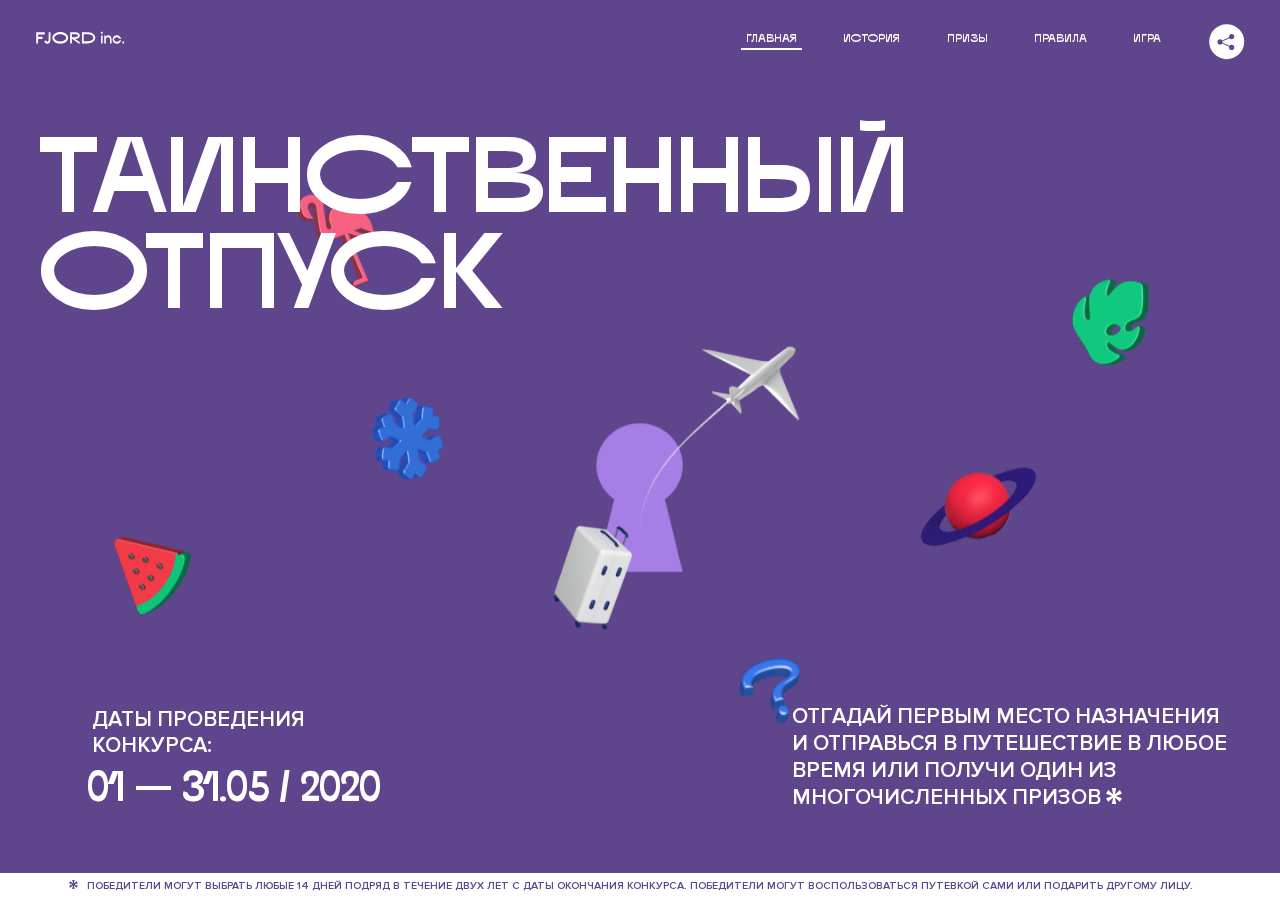
<file: 1/index.html>
<!DOCTYPE html>
<html lang="ru">
<head>
  <meta charset="UTF-8">
  <meta name="description" content="">
  <meta name="viewport" content="width=device-width, initial-scale=1.0">
  <meta http-equiv="X-UA-Compatible" content="ie=edge">
  <title>Mysterious Vacation</title>
  <link rel="stylesheet" href="css/style.min.css">
<link href="css/style.min.css" rel="stylesheet">  <base href="https://htmlacademy-animation.github.io/42634-magic-vacation-1/1/">
</head>
<body>

  <header class="page-header js-header">
    <div class="page-header__wrapper">
      <a href="#" class="page-header__logo" aria-label="Перейти на страницу FJORD.Inc">
        <svg width="100" height="15" viewBox="0 0 100 15" fill="none" xmlns="http://www.w3.org/2000/svg">
          <path d="M0.26 1.4V14H2.276V8.906H7.334V6.44H2.276V3.848H9.872V1.4H0.26ZM12.733 14.36C15.127 14.36 16.243 12.65 16.243 9.5V1.4H14.263V8.96C14.263 11.21 13.723 11.876 12.733 11.876C11.833 11.876 11.473 11.3 11.347 10.58L9.36702 10.94C9.63702 13.046 10.663 14.36 12.733 14.36ZM18.3918 7.7C18.3918 11.372 22.3878 14.36 27.3198 14.36C32.2518 14.36 36.2478 11.372 36.2478 7.7C36.2478 4.028 32.2518 1.04 27.3198 1.04C22.3878 1.04 18.3918 4.028 18.3918 7.7ZM20.6058 7.7C20.6058 5.378 23.6118 3.524 27.3198 3.524C30.9918 3.524 33.9798 5.378 33.9798 7.7C33.9798 10.004 30.9918 11.858 27.3198 11.858C23.6118 11.858 20.6058 10.004 20.6058 7.7ZM40.403 14V8.906H40.799L49.079 14.702V12.38L44.039 8.906H44.201C47.999 8.906 49.277 7.304 49.277 5.162C49.277 3.092 47.999 1.4 44.201 1.4H38.387V14H40.403ZM43.535 3.722C45.785 3.722 47.045 4.136 47.045 5.432C47.045 6.764 45.785 7.034 43.535 7.034H40.403V3.722H43.535ZM51.6936 1.382V14H57.8676C62.7456 14 66.7236 11.534 66.7236 7.7C66.7236 3.848 62.7456 1.382 57.8676 1.382H51.6936ZM53.7096 11.624V3.722H57.5436C61.5396 3.722 64.4916 5.018 64.4916 7.7C64.4916 10.238 61.5396 11.624 57.5436 11.624H53.7096ZM73.1832 14.018H74.9832V5H73.1832V14.018ZM72.9132 1.976C72.9132 2.57 73.3992 3.092 74.0832 3.092C74.7492 3.092 75.2352 2.57 75.2352 1.976C75.2352 1.382 74.7672 0.805999 74.0832 0.805999C73.3812 0.805999 72.9132 1.382 72.9132 1.976ZM76.7867 14H78.5687V9.104C78.7487 8.006 79.5947 6.962 81.0887 6.962C82.1147 6.962 83.2667 7.448 83.2667 9.554V14H85.0487V9.014C85.0487 6.152 83.2307 4.73 81.3587 4.73C79.9187 4.73 79.0727 5.558 78.5687 6.854V5H76.7867V14ZM90.9898 14.27C93.5098 14.27 95.3818 12.506 95.7238 10.328H94.0498C93.7258 11.3 92.6998 12.02 90.9898 12.02C88.8478 12.02 87.7678 10.922 87.7678 9.59C87.7678 8.24 88.8478 6.962 90.9898 6.962C92.7538 6.962 93.7978 7.844 94.0858 8.924H95.7418C95.4358 6.71 93.6178 4.73 90.9898 4.73C88.0918 4.73 86.1298 7.124 86.1298 9.59C86.1298 12.074 88.1278 14.27 90.9898 14.27ZM97.0693 12.938C97.0693 13.658 97.5553 14.144 98.2753 14.144C98.9953 14.144 99.4813 13.658 99.4813 12.938C99.4813 12.2 98.9953 11.714 98.2753 11.714C97.5553 11.714 97.0693 12.2 97.0693 12.938Z" fill="currentColor"></path>
        </svg>
      </a>
      <button class="page-header__toggler js-menu-toggler" type="button" aria-label="Управление мобильным меню"><span>Меню</span></button>
      <nav class="page-header__nav">
        <div class="page-header__menu js-menu" id="menu">
          <ul>
            <li>
              <a class="js-menu-link active" href="#top" data-href="top">главная</a>
            </li>
            <li>
              <a class="js-menu-link" href="#story" data-href="story">история</a>
            </li>
            <li>
              <a class="js-menu-link" href="#prizes" data-href="prizes">призы</a>
            </li>
            <li>
              <a class="js-menu-link" href="#rules" data-href="rules">правила</a>
            </li>
            <li>
              <a class="js-menu-link" href="#game" data-href="game">игра</a>
            </li>
          </ul>
        </div>
        <div class="page-header__social">
          <div class="social-block js-social-block">
            <button class="social-block__toggler" aria-label="Управлять блоком с социальными кнопками">
              <svg width="26" height="22" viewBox="0 0 27 22" fill="none" xmlns="http://www.w3.org/2000/svg">
                <path d="M19.6721 7.43664C21.6273 7.43664 23.213 5.85095 23.213 3.89566C23.213 1.94037 21.6273 0.354675 19.6721 0.354675C17.7168 0.354675 16.1311 1.94037 16.1311 3.89566C16.1311 4.19968 16.1728 4.49178 16.2458 4.77345L7.21751 8.95527C6.57519 8.05214 5.52303 7.46049 4.33078 7.46049C2.37549 7.46049 0.789795 9.04618 0.789795 11.0015C0.789795 12.9568 2.37549 14.5425 4.33078 14.5425C5.52303 14.5425 6.57668 13.9508 7.21751 13.0477L16.2458 17.2295C16.1743 17.5112 16.1311 17.8033 16.1311 18.1073C16.1311 20.0626 17.7168 21.6483 19.6721 21.6483C21.6273 21.6483 23.213 20.0626 23.213 18.1073C23.213 16.152 21.6273 14.5663 19.6721 14.5663C18.4798 14.5663 17.4262 15.158 16.7853 16.0611L7.75701 11.8793C7.82854 11.5976 7.87176 11.3055 7.87176 11.0015C7.87176 10.6974 7.83003 10.4053 7.75701 10.1237L16.7853 5.94186C17.4262 6.84499 18.4783 7.43664 19.6721 7.43664Z" fill="currentColor"></path>
              </svg>
            </button>
            <ul class="social-block__list">
              <li>
                <a class="social-block__link social-block__link--fb" href="#" aria-label="Мы на Facebook">
                  <svg width="8" height="17" viewBox="0 0 8 17" fill="none" xmlns="http://www.w3.org/2000/svg">
                    <path d="M4.24646 16.9899H1.09275L1.05793 8.49828H0V5.30707H1.05793V3.81124C1.05793 1.42084 2.57654 0 5.21735 0H7.41758V3.18585H5.30841C4.28262 3.18585 4.2478 3.48582 4.2478 4.24914V5.30707H7.42964L7.16716 8.49828H4.2478V16.9899H4.24646Z" fill="currentColor"></path>
                  </svg>
                </a>
              </li>
              <li>
                <a class="social-block__link social-block__link--insta" href="#" aria-label="Мы в Instagram">
                  <svg width="15" height="15" viewBox="0 0 15 15" fill="none" xmlns="http://www.w3.org/2000/svg">
                    <path d="M11.0197 0H4.19806C2.14246 0 0.471191 1.66993 0.471191 3.72285V10.5499C0.471191 12.6082 2.14112 14.2727 4.19806 14.2727H11.0197C13.0753 14.2727 14.7466 12.6082 14.7466 10.5499V3.72285C14.7466 1.67127 13.0753 0 11.0197 0ZM11.0197 12.4849H4.19806C3.13076 12.4849 2.26432 11.6158 2.26432 10.5512V3.72419C2.26432 2.65956 3.13076 1.79715 4.19806 1.79715H11.0197C12.087 1.79715 12.9535 2.6609 12.9535 3.72419V10.5512C12.9535 11.6145 12.087 12.4849 11.0197 12.4849Z" fill="currentColor"></path>
                    <path d="M7.60887 3.11084C5.38989 3.11084 3.58203 4.9187 3.58203 7.14036C3.58203 9.35532 5.38989 11.1645 7.60887 11.1645C9.83053 11.1645 11.6357 9.35666 11.6357 7.14036C11.6357 4.9187 9.83053 3.11084 7.60887 3.11084ZM7.60887 9.36871C6.37551 9.36871 5.37784 8.37372 5.37784 7.14036C5.37784 5.90699 6.37551 4.90665 7.60887 4.90665C8.83822 4.90665 9.84259 5.90833 9.84259 7.14036C9.84392 8.37238 8.83822 9.36871 7.60887 9.36871Z" fill="currentColor"></path>
                    <path d="M11.3573 2.35962C10.8256 2.35962 10.3931 2.79752 10.3931 3.32381C10.3931 3.85546 10.8256 4.29336 11.3573 4.29336C11.8862 4.29336 12.3215 3.85546 12.3215 3.32381C12.3215 2.79752 11.8862 2.35962 11.3573 2.35962Z" fill="currentColor"></path>
                  </svg>
                </a>
              </li>
              <li>
                <a class="social-block__link social-block__link--vk" href="#" aria-label="Мы ВКонтакте">
                  <svg width="17" height="10" viewBox="0 0 17 10" fill="none" xmlns="http://www.w3.org/2000/svg">
                    <path d="M14.1234 4.9002C14.1234 4.9002 16.3623 1.72708 16.5866 0.680242C16.6595 0.312285 16.4947 0.103188 16.1069 0.103188C16.1069 0.103188 14.8193 0.103188 14.168 0.103188C13.7235 0.103188 13.5587 0.293278 13.4235 0.579768C13.4235 0.579768 12.3724 2.82553 11.0969 4.24712C10.6861 4.70333 10.4781 4.84318 10.2511 4.84318C10.0646 4.84318 9.98625 4.6911 9.98625 4.27834V0.649016C9.98625 0.147997 9.92545 0.00135496 9.5066 0.00135496H6.39628C6.15578 0.00135496 6.0085 0.134417 6.0085 0.324506C6.0085 0.801084 6.73406 0.908351 6.73406 2.20231V4.87305C6.73406 5.40529 6.70569 5.61575 6.45303 5.61575C5.78016 5.61575 4.19528 3.30618 3.30623 0.678887C3.12923 0.145282 2.93737 0 2.43475 0H0.486409C0.205373 0 0 0.190085 0 0.476576C0 0.991172 0.60666 3.40801 2.99277 6.64358C4.59927 8.8201 6.70569 10 8.60269 10C9.76196 10 10.0416 9.80312 10.0416 9.31432V7.63883C10.0416 7.22607 10.2065 7.04956 10.4429 7.04956C10.7078 7.04956 11.1847 7.13238 12.2805 8.22268C13.5843 9.47862 13.6762 10 14.3896 10H16.5676C16.7919 10 17 9.89273 17 9.52342C17 9.02919 16.3623 8.15343 15.384 7.10659C14.9801 6.56755 14.3302 5.98914 14.1248 5.72301C13.8275 5.40801 13.9154 5.23014 14.1234 4.9002Z" fill="currentColor"></path>
                  </svg>
                </a>
              </li>
            </ul>
          </div>
        </div>
      </nav>
    </div>
  </header>

  <main class="page-content">

    <section class="animation-screen"></section>

    <section class="screen screen--hidden screen--intro js-scrollspy" id="top">
      <div class="screen__wrapper">
        <div class="intro">
          <h1 class="intro__title">Таинственный отпуск</h1>
          <div class="intro__content">
            <div class="intro__info">
              <p class="intro__label">Даты проведения конкурса:</p>
              <p class="intro__date">01 — 31.05 / 2020</p>
            </div>
            <div class="intro__message">
              <p>
                Отгадай первым место назначения и&nbsp;отправься в&nbsp;путешествие в&nbsp;любое время или получи один из многочисленных призов
                <svg width="16" height="16" viewBox="0 0 10 10" fill="none" xmlns="http://www.w3.org/2000/svg">
                  <path d="M0 6.35337L3.90271 4.99012L0 3.64663L1.34615 1.32374L4.44287 4.01073L3.67364 0H6.34615L5.57692 4.01073L8.65385 1.32374L10 3.64663L6.13405 4.99012L10 6.35337L8.65385 8.65651L5.57692 5.98927L6.34615 10H3.67364L4.44287 5.96952L1.34615 8.65651L0 6.35337Z" fill="currentColor"></path>
                </svg>
              </p>
            </div>
          </div>
        </div>
      </div>
      <div class="screen__footer js-footer">
        <button class="screen__footer-enlarge js-footer-toggler" type="button" aria-label="Показать сообщение">
          <svg width="10" height="10" viewBox="0 0 10 10" fill="none" xmlns="http://www.w3.org/2000/svg">
            <path d="M0 6.35337L3.90271 4.99012L0 3.64663L1.34615 1.32374L4.44287 4.01073L3.67364 0H6.34615L5.57692 4.01073L8.65385 1.32374L10 3.64663L6.13405 4.99012L10 6.35337L8.65385 8.65651L5.57692 5.98927L6.34615 10H3.67364L4.44287 5.96952L1.34615 8.65651L0 6.35337Z" fill="currentColor"></path>
          </svg>
        </button>
        <button class="screen__footer-collapse js-footer-toggler" type="button" aria-label="Скрыть сообщение">
          <svg width="13" height="13" viewBox="0 0 13 13" fill="none" xmlns="http://www.w3.org/2000/svg">
            <line x1="12.3536" y1="0.353553" x2="0.738349" y2="11.9688" stroke="currentColor"></line>
            <line x1="0.738319" y1="0.539925" x2="12.3535" y2="12.1551" stroke="currentColor"></line>
          </svg>
        </button>
        <div class="screen__footer-wrapper">
          <div class="screen__footer-announce">
            <p class="screen__footer-label">Даты проведения конкурса:</p>
            <p class="screen__footer-date">01 — 31.05 / 2020</p>
          </div>
          <div class="screen__footer-note">
            <p>
              <svg width="10" height="10" viewBox="0 0 10 10" fill="none" xmlns="http://www.w3.org/2000/svg">
                <path d="M0 6.35337L3.90271 4.99012L0 3.64663L1.34615 1.32374L4.44287 4.01073L3.67364 0H6.34615L5.57692 4.01073L8.65385 1.32374L10 3.64663L6.13405 4.99012L10 6.35337L8.65385 8.65651L5.57692 5.98927L6.34615 10H3.67364L4.44287 5.96952L1.34615 8.65651L0 6.35337Z" fill="currentColor"></path>
              </svg>
              <span>Победители могут выбрать любые 14 дней подряд в&nbsp;течение двух лет с&nbsp;даты окончания конкурса. Победители могут воспользоваться путевкой сами или подарить другому лицу.</span>
            </p>
          </div>
        </div>
      </div>
    </section>

    <section class="screen screen--hidden screen--story js-scrollspy" id="story">

      <div class="slider swiper-container js-slider">

        <div class="swiper-wrapper">

          <div class="slider__item swiper-slide">
            <h2 class="slider__item-title">История</h2>
            <p class="slider__item-text">Джеймс Таргет был основателем компании &laquo;Fjord Inc.&raquo;. С&nbsp;1965 года &laquo;Fjord Inc.&raquo; прославилась надёжными и&nbsp;удобными чемоданами и&nbsp;аксессуарами для туристов.</p>
          </div>

          <div class="slider__item swiper-slide">
            <p class="slider__item-text">Когда Джеймсу было 7&nbsp;лет, в&nbsp;их&nbsp;доме гостил дядюшка и&nbsp;развлекал детей рассказами о&nbsp;своей поездке в&nbsp;место, показавшееся малышу Таргету невероятным. Тогда Джеймс решил, что однажды посетит его, но&nbsp;не&nbsp;будет рассказывать о&nbsp;мечте, пока не&nbsp;осуществит.</p>
          </div>

          <div class="slider__item swiper-slide">
            <p class="slider__item-text">Джеймс Таргет стал увлеченным путешественником. Он&nbsp;посетил 5&nbsp;континентов, 126&nbsp;стран.</p>
          </div>

          <div class="slider__item swiper-slide">
            <p class="slider__item-text">Он&nbsp;сплавлялся по&nbsp;Амазонке и&nbsp;погружался в&nbsp;пещеры Франции, медитировал в&nbsp;горах Тибета и&nbsp;пожимал руку вождя племени Акугауа.</p>
          </div>

          <div class="slider__item swiper-slide">
            <p class="slider__item-text">Из&nbsp;своих поездок Джеймс Таргет привозил идеи, как сделать свои чемоданы &laquo;Fjord Inc.&raquo; удобными и&nbsp;приспособленными к&nbsp;разным дорожным условиям.</p>
          </div>

          <div class="slider__item swiper-slide">
            <p class="slider__item-text">Всё это время Джеймс не&nbsp;оставлял идею поездки своей мечты. Однако, как только он&nbsp;брался за&nbsp;планирование, возникали препятствия, не&nbsp;позволяющие отправиться туда.</p>
          </div>

          <div class="slider__item swiper-slide">
            <p class="slider__item-text">В&nbsp;возрасте 67&nbsp;лет Джеймс Таргет попал под лавину и&nbsp;погиб. В&nbsp;своём завещании он&nbsp;поручил отправить в&nbsp;заветное путешествие трёх смельчаков, единых с&nbsp;ним духом.</p>
          </div>

          <div class="slider__item swiper-slide">
            <p class="slider__item-text">Тех, кто сможет узнать таинственное место, задавая вопросы специально обученному ИИ&nbsp;&laquo;Соне&raquo;, ждет фантастическое путешествие.</p>
          </div>
        </div>
        <div class="slider__controls">
          <button class="slider__control slider__control--prev js-control-prev" type="button" aria-label="Показать предыдущую историю">
            <svg width="12" height="22" viewBox="0 0 12 22" fill="none" xmlns="http://www.w3.org/2000/svg">
              <path d="M11 1L1 11L11 21" stroke="currentColor" stroke-width="2" stroke-linejoin="round"></path>
            </svg>
          </button>
          <button class="slider__control slider__control--next js-control-next" type="button" aria-label="Показать следующую историю">
            <svg width="12" height="22" viewBox="0 0 12 22" fill="none" xmlns="http://www.w3.org/2000/svg">
              <path d="M1 1L11 11L1 21" stroke="currentColor" stroke-width="2" stroke-linejoin="round"></path>
            </svg>
          </button>
        </div>
        <div class="slider__pagination swiper-pagination"></div>
      </div>
    </section>

    <section class="screen screen--hidden screen--prizes js-scrollspy" id="prizes">
      <div class="screen__wrapper">
        <div class="prizes">
          <h2 class="prizes__title">ПРизы</h2>
          <div class="prizes__lead">
            <p>Найди ответ и&nbsp;получи один из&nbsp;призов:</p>
          </div>
          <ul class="prizes__list">
            <li class="prizes__item prizes__item--journeys">
              <div class="prizes__icon">
                <picture>
                  <source srcset="img/prize1-mob.svg" media="(orientation: portrait)">
                  <img src="img/prize1.svg" alt="">
                </picture>
              </div>
              <p class="prizes__desc">
                <b>3</b>
                <span>загадочных путешествия</span>
              </p>
            </li>
            <li class="prizes__item prizes__item--cases">
              <div class="prizes__icon">
                <picture>
                  <source srcset="img/prize2-mob.svg" media="(orientation: portrait)">
                  <img src="img/prize2.svg" alt="">
                </picture>
              </div>
              <p class="prizes__desc">
                <b>7</b>
                <span>надежных чемоданов</span>
              </p>
            </li>
            <li class="prizes__item prizes__item--codes">
              <div class="prizes__icon">
                <picture>
                  <source srcset="img/prize3-mob.svg" media="(orientation: portrait)">
                  <img src="img/prize3.svg" alt="">
                </picture>
              </div>
              <p class="prizes__desc">
                <b>900</b>
                <span>
                  промокодов на&nbsp;скидку 15%
                  <svg width="10" height="10" viewBox="0 0 10 10" fill="none" xmlns="http://www.w3.org/2000/svg">
                    <path d="M0 6.35337L3.90271 4.99012L0 3.64663L1.34615 1.32374L4.44287 4.01073L3.67364 0H6.34615L5.57692 4.01073L8.65385 1.32374L10 3.64663L6.13405 4.99012L10 6.35337L8.65385 8.65651L5.57692 5.98927L6.34615 10H3.67364L4.44287 5.96952L1.34615 8.65651L0 6.35337Z" fill="currentColor"></path>
                  </svg>
                </span>
              </p>
            </li>
          </ul>
        </div>
      </div>
      <div class="screen__footer js-footer">
        <button class="screen__footer-enlarge js-footer-toggler" type="button" aria-label="Показать сообщение">
          <svg width="10" height="10" viewBox="0 0 10 10" fill="none" xmlns="http://www.w3.org/2000/svg">
            <path d="M0 6.35337L3.90271 4.99012L0 3.64663L1.34615 1.32374L4.44287 4.01073L3.67364 0H6.34615L5.57692 4.01073L8.65385 1.32374L10 3.64663L6.13405 4.99012L10 6.35337L8.65385 8.65651L5.57692 5.98927L6.34615 10H3.67364L4.44287 5.96952L1.34615 8.65651L0 6.35337Z" fill="currentColor"></path>
          </svg>
        </button>
        <button class="screen__footer-collapse js-footer-toggler" type="button" aria-label="Скрыть сообщение">
          <svg width="13" height="13" viewBox="0 0 13 13" fill="none" xmlns="http://www.w3.org/2000/svg">
            <line x1="12.3536" y1="0.353553" x2="0.738349" y2="11.9688" stroke="currentColor"></line>
            <line x1="0.738319" y1="0.539925" x2="12.3535" y2="12.1551" stroke="currentColor"></line>
          </svg>
        </button>
        <div class="screen__footer-wrapper">
          <div class="screen__footer-announce">
            <p class="screen__footer-label">Даты проведения конкурса:</p>
            <p class="screen__footer-date">01 — 31.05 / 2020</p>
          </div>
          <div class="screen__footer-note">
            <p>
              <svg width="10" height="10" viewBox="0 0 10 10" fill="none" xmlns="http://www.w3.org/2000/svg">
                <path d="M0 6.35337L3.90271 4.99012L0 3.64663L1.34615 1.32374L4.44287 4.01073L3.67364 0H6.34615L5.57692 4.01073L8.65385 1.32374L10 3.64663L6.13405 4.99012L10 6.35337L8.65385 8.65651L5.57692 5.98927L6.34615 10H3.67364L4.44287 5.96952L1.34615 8.65651L0 6.35337Z" fill="currentColor"></path>
              </svg>
              <span>Скидка&nbsp;15% на&nbsp;единоразовое приобретение путёвки с&nbsp;1&nbsp;июня 2020 по&nbsp;31&nbsp;мая 2022&nbsp;года. Суммируется с&nbsp;другими акциями</span>
            </p>
          </div>
        </div>
      </div>
    </section>

    <section class="screen screen--hidden screen--rules js-scrollspy" id="rules">
      <div class="screen__wrapper">
        <div class="rules">
          <h2 class="rules__title">Правила</h2>
          <div class="rules__lead">
            <p>Для того чтобы получить наследство Джеймса Таргета, тебе нужно выведать у&nbsp;&laquo;Сони&raquo;, куда предстоит отправиться тебе в&nbsp;случае победы</p>
          </div>
          <ol class="rules__list">
            <li class="rules__item">
              <p>Тебе отводится <br>5&nbsp;минут</p>
            </li>
            <li class="rules__item">
              <p>Задавай любые вопросы в&nbsp;текстовом поле</p>
            </li>
            <li class="rules__item">
              <p>Нажимай кнопку &laquo;Узнать&raquo;, чтобы получить ответ</p>
            </li>
            <li class="rules__item">
              <p>&laquo;Соня&raquo; может отвечать только&nbsp;Да или Нет</p>
            </li>
          </ol>
          <a href="#game" class="rules__link btn">Погнали!</a>
        </div>
      </div>
      <div class="screen__disclaimer">
        <div class="disclaimer">
          <ul>
            <li>
              <a href="#">Правовая информация</a>
            </li>
            <li>
              <a href="#">Подробные правила</a>
            </li>
          </ul>
        </div>
      </div>
    </section>

    <section class="screen screen--hidden screen--game js-scrollspy" id="game">
      <div class="screen__wrapper">
        <div class="game">
          <div class="game__header">
            <h2 class="game__title">Игра</h2>
            <div class="game__counter">
              <span>05</span>:<span>00</span>
            </div>
          </div>
          <div class="game__body">
            <div class="chat">
              <div class="chat__body js-chat">
                <ul class="chat__list" id="messages"></ul>
              </div>
              <div class="chat__footer">
                <form action="#" method="post" class="form" id="message-form">
                  <label for="message-field" class="visually-hidden">Поле для ввода вопроса</label>
                  <input type="text" class="form__field" id="message-field">
                  <button class="form__button btn">
                    Узнать
                    <svg width="18" height="19" viewBox="0 0 18 19" fill="none" xmlns="http://www.w3.org/2000/svg">
                      <path stroke="currentColor" stroke-width="2" d="M9 19V1"></path>
                      <path d="M1 9l8-8 8 8" stroke="currentColor" stroke-width="2" stroke-linejoin="round"></path>
                    </svg>
                  </button>
                </form>
              </div>
            </div>
          </div>
          <!-- временные кнопки для показа результата -->
          <div class="game__buttons">
            <button class="game__button btn js-show-result" type="button" data-target="result">Положительный результат</button>
            <button class="game__button btn js-show-result" type="button" data-target="result2">Положительный результат - 2</button>
            <button class="game__button btn js-show-result" type="button" data-target="result3">Отрицательный результат</button>
          </div>
        </div>
      </div>
    </section>

    <section class="screen screen--hidden screen--result" id="result">
      <div class="screen__wrapper">
        <div class="result result--trip">
          <div class="result__image">
            <picture>
              <source srcset="img/result1-mob.png 1x, img/result1-mob@2x.png 2x" media="(max-width: 768px) and (orientation: portrait)">
              <img src="img/result1.png" srcset="img/result1@2x.png 2x" alt="">
            </picture>
          </div>
          <h2 class="result__title">
            <span class="visually-hidden">ПОбеда!</span>
            <svg xmlns="http://www.w3.org/2000/svg" viewBox="0 0 568.85 109.24">
              <path d="M16,24.44V92H2.6V8H75V92H61.52V24.44H16Z" transform="translate(-2.1 -1.5)" fill="none" stroke="currentColor"></path>
              <path d="M148.76,5.6c32.88,0,59.52,19.92,59.52,44.4s-26.64,44.4-59.52,44.4S89.24,74.48,89.24,50,115.88,5.6,148.76,5.6Zm0,72.12c24.48,0,44.4-12.36,44.4-27.72s-19.92-27.84-44.4-27.84C124,22.16,104,34.52,104,50S124,77.72,148.76,77.72Z" transform="translate(-2.1 -1.5)" fill="none" stroke="currentColor"></path>
              <path d="M287.36,8V24.44H236v14.4h25.32c25.44,0,34,11.16,34,26.52,0,15.6-8.52,26.64-34,26.64H222.56V8h64.8ZM256.88,76.52c15.12,0,23.52-2,23.52-11.52S272,54.44,256.88,54.44H236V76.52h20.88Z" transform="translate(-2.1 -1.5)" fill="none" stroke="currentColor"></path>
              <path d="M371.47,8V24.44H320.84V41.6h33.6V58h-33.6V75.56h50.64V92H307.4V8h64.08Z" transform="translate(-2.1 -1.5)" fill="none" stroke="currentColor"></path>
              <path d="M382.39,110.24V75.56h7.44c4.56-4.68,7.8-18.36,8.76-56L399,8h48.6V75.56h10v34.68H442.87V92H397v18.24H382.39Zm51.72-34.68V24.44H411.55v3.12c-0.48,22.44-3.24,37.68-7.2,48h29.76Z" transform="translate(-2.1 -1.5)" fill="none" stroke="currentColor"></path>
              <path d="M463.75,92l28-84h27.12l28.08,84H533.47l-7.8-23.52h-37.8L480.07,92H463.75Zm56.64-40L507,11.84,493.51,52h26.88Z" transform="translate(-2.1 -1.5)" fill="none" stroke="currentColor"></path>
              <path d="M554.12,70.4L555.55,2H569l1.44,68.4H554.12Zm8.28,6.36c4.8,0,8,3.24,8,8.16a8,8,0,1,1-16.08,0C554.35,80,557.59,76.76,562.39,76.76Z" transform="translate(-2.1 -1.5)" fill="none" stroke="currentColor"></path>
            </svg>
          </h2>
          <div class="result__text">
            <p>ты&nbsp;отправляешься в&nbsp;Арктику!</p>
          </div>
          <div class="result__form">
            <form action="#" method="post" class="form form--result">
              <label for="email-field" class="form__label">зарегистрируй результат</label>
              <input type="email" class="form__field" id="email-field" placeholder="e-mail для регистации результата и получения приза" required="">
              <button class="form__button btn">
                отправить
                <svg width="18" height="19" viewBox="0 0 18 19" fill="none" xmlns="http://www.w3.org/2000/svg">
                  <path stroke="currentColor" stroke-width="2" d="M9 19V1"></path>
                  <path d="M1 9l8-8 8 8" stroke="currentColor" stroke-width="2" stroke-linejoin="round"></path>
                </svg>
              </button>
            </form>
          </div>
        </div>
      </div>
    </section>

    <section class="screen screen--hidden screen--result" id="result2">
      <div class="screen__wrapper">
        <div class="result result--prize">
          <div class="result__image">
            <picture>
              <source srcset="img/result2-mob.png 1x, img/result2-mob@2x.png 2x" media="(max-width: 768px) and (orientation: portrait)">
              <img src="img/result2.png" srcset="img/result2@2x.png 2x" alt="">
            </picture>
          </div>
          <h2 class="result__title">
            <span class="visually-hidden">ПОбеда!</span>
            <svg xmlns="http://www.w3.org/2000/svg" viewBox="0 0 568.85 109.24">
              <path d="M16,24.44V92H2.6V8H75V92H61.52V24.44H16Z" transform="translate(-2.1 -1.5)" fill="none" stroke="currentColor"></path>
              <path d="M148.76,5.6c32.88,0,59.52,19.92,59.52,44.4s-26.64,44.4-59.52,44.4S89.24,74.48,89.24,50,115.88,5.6,148.76,5.6Zm0,72.12c24.48,0,44.4-12.36,44.4-27.72s-19.92-27.84-44.4-27.84C124,22.16,104,34.52,104,50S124,77.72,148.76,77.72Z" transform="translate(-2.1 -1.5)" fill="none" stroke="currentColor"></path>
              <path d="M287.36,8V24.44H236v14.4h25.32c25.44,0,34,11.16,34,26.52,0,15.6-8.52,26.64-34,26.64H222.56V8h64.8ZM256.88,76.52c15.12,0,23.52-2,23.52-11.52S272,54.44,256.88,54.44H236V76.52h20.88Z" transform="translate(-2.1 -1.5)" fill="none" stroke="currentColor"></path>
              <path d="M371.47,8V24.44H320.84V41.6h33.6V58h-33.6V75.56h50.64V92H307.4V8h64.08Z" transform="translate(-2.1 -1.5)" fill="none" stroke="currentColor"></path>
              <path d="M382.39,110.24V75.56h7.44c4.56-4.68,7.8-18.36,8.76-56L399,8h48.6V75.56h10v34.68H442.87V92H397v18.24H382.39Zm51.72-34.68V24.44H411.55v3.12c-0.48,22.44-3.24,37.68-7.2,48h29.76Z" transform="translate(-2.1 -1.5)" fill="none" stroke="currentColor"></path>
              <path d="M463.75,92l28-84h27.12l28.08,84H533.47l-7.8-23.52h-37.8L480.07,92H463.75Zm56.64-40L507,11.84,493.51,52h26.88Z" transform="translate(-2.1 -1.5)" fill="none" stroke="currentColor"></path>
              <path d="M554.12,70.4L555.55,2H569l1.44,68.4H554.12Zm8.28,6.36c4.8,0,8,3.24,8,8.16a8,8,0,1,1-16.08,0C554.35,80,557.59,76.76,562.39,76.76Z" transform="translate(-2.1 -1.5)" fill="none" stroke="currentColor"></path>
            </svg>
          </h2>
          <div class="result__text">
            <p>чемодан &laquo;Fjord&nbsp;Inc.&raquo;&nbsp;твой</p>
          </div>
          <div class="result__form">
            <form action="#" method="post" class="form form--result">
              <label for="email-field2" class="form__label">зарегистрируй результат</label>
              <input type="email" class="form__field" id="email-field2" placeholder="e-mail для регистации результата и получения приза" required="">
              <button class="form__button btn">
                отправить
                <svg width="18" height="19" viewBox="0 0 18 19" fill="none" xmlns="http://www.w3.org/2000/svg">
                  <path stroke="currentColor" stroke-width="2" d="M9 19V1"></path>
                  <path d="M1 9l8-8 8 8" stroke="currentColor" stroke-width="2" stroke-linejoin="round"></path>
                </svg>
              </button>
            </form>
          </div>
        </div>
      </div>
    </section>

    <section class="screen screen--hidden screen--result" id="result3">
      <div class="screen__wrapper">
        <div class="result result--negative">
          <div class="result__image">
            <picture>
              <source srcset="img/result3-mob.png 1x, img/result3-mob@2x.png 2x" media="(max-width: 768px) and (orientation: portrait)">
              <img src="img/result3.png" srcset="img/result3@2x.png 2x" alt="">
            </picture>
          </div>
          <h2 class="result__title">
            <span class="visually-hidden">Не угадал!</span>
            <svg xmlns="http://www.w3.org/2000/svg" viewBox="0 0 660.77 109.24">
              <path d="M2.66,92V8H16.1V42.2H53.3V8H66.74V92H53.3V58.64H16.1V92H2.66Z" transform="translate(-2.16 -1.5)" fill="none" stroke="currentColor"></path>
              <path d="M147.62,8V24.44H97V41.6h33.6V58H97V75.56h50.64V92H83.54V8h64.08Z" transform="translate(-2.16 -1.5)" fill="none" stroke="currentColor"></path>
              <path d="M199.22,8l20.52,42.36L235.34,8h16.44l-31,84H204.38l9.48-25.92L185.78,8h13.44Z" transform="translate(-2.16 -1.5)" fill="none" stroke="currentColor"></path>
              <path d="M273.74,24.44V92H260.3V8h50.16V24.44H273.74Z" transform="translate(-2.16 -1.5)" fill="none" stroke="currentColor"></path>
              <path d="M307.1,92l28-84h27.12l28.08,84H376.82L369,68.48h-37.8L323.42,92H307.1Zm56.64-40L350.3,11.84,336.86,52h26.88Z" transform="translate(-2.16 -1.5)" fill="none" stroke="currentColor"></path>
              <path d="M396.38,110.24V75.56h7.44c4.56-4.68,7.8-18.36,8.76-56L412.94,8h48.6V75.56h10v34.68H456.86V92H411v18.24H396.38ZM448.1,75.56V24.44H425.54v3.12c-0.48,22.44-3.24,37.68-7.2,48H448.1Z" transform="translate(-2.16 -1.5)" fill="none" stroke="currentColor"></path>
              <path d="M477.74,92l28-84h27.12L560.9,92H547.46l-7.8-23.52h-37.8L494.06,92H477.74Zm56.64-40-13.44-40.2L507.5,52h26.88Z" transform="translate(-2.16 -1.5)" fill="none" stroke="currentColor"></path>
              <path d="M568.7,76.88a13.77,13.77,0,0,0,5,1c6.6,0,10.44-6.24,12-58.32L586.22,8h46.2V92H619V24.44H598.82l-0.12,3.12C597.14,81,589,94.4,573.74,94.4a28.55,28.55,0,0,1-6.72-.84Z" transform="translate(-2.16 -1.5)" fill="none" stroke="currentColor"></path>
              <path d="M646.1,70.4L647.54,2H661l1.44,68.4H646.1Zm8.28,6.36c4.8,0,8,3.24,8,8.16a8,8,0,0,1-16.08,0C646.34,80,649.58,76.76,654.38,76.76Z" transform="translate(-2.16 -1.5)" fill="none" stroke="currentColor"></path>
            </svg>
          </h2>
          <button class="result__button js-play" type="button">
            не сдавайся!
            <span>
              <svg width="27" height="22" viewBox="0 0 27 22" fill="none" xmlns="http://www.w3.org/2000/svg">
                <path d="M10.6899 1.47998C5.42992 1.47998 1.16992 5.73998 1.16992 11C1.16992 16.26 5.42992 20.52 10.6899 20.52C15.9499 20.52 20.2099 16.26 20.2099 11V7.13998" stroke="currentColor" stroke-width="2" stroke-miterlimit="10"></path>
                <path d="M15.1099 12.5099L20.1499 7.13989L25.3099 12.6299" stroke="currentColor" stroke-width="2" stroke-miterlimit="10" stroke-linejoin="round"></path>
              </svg>
            </span>
          </button>
        </div>
      </div>
    </section>

  </main>

<script src="js/script.js"></script></body>
</html>
</file>
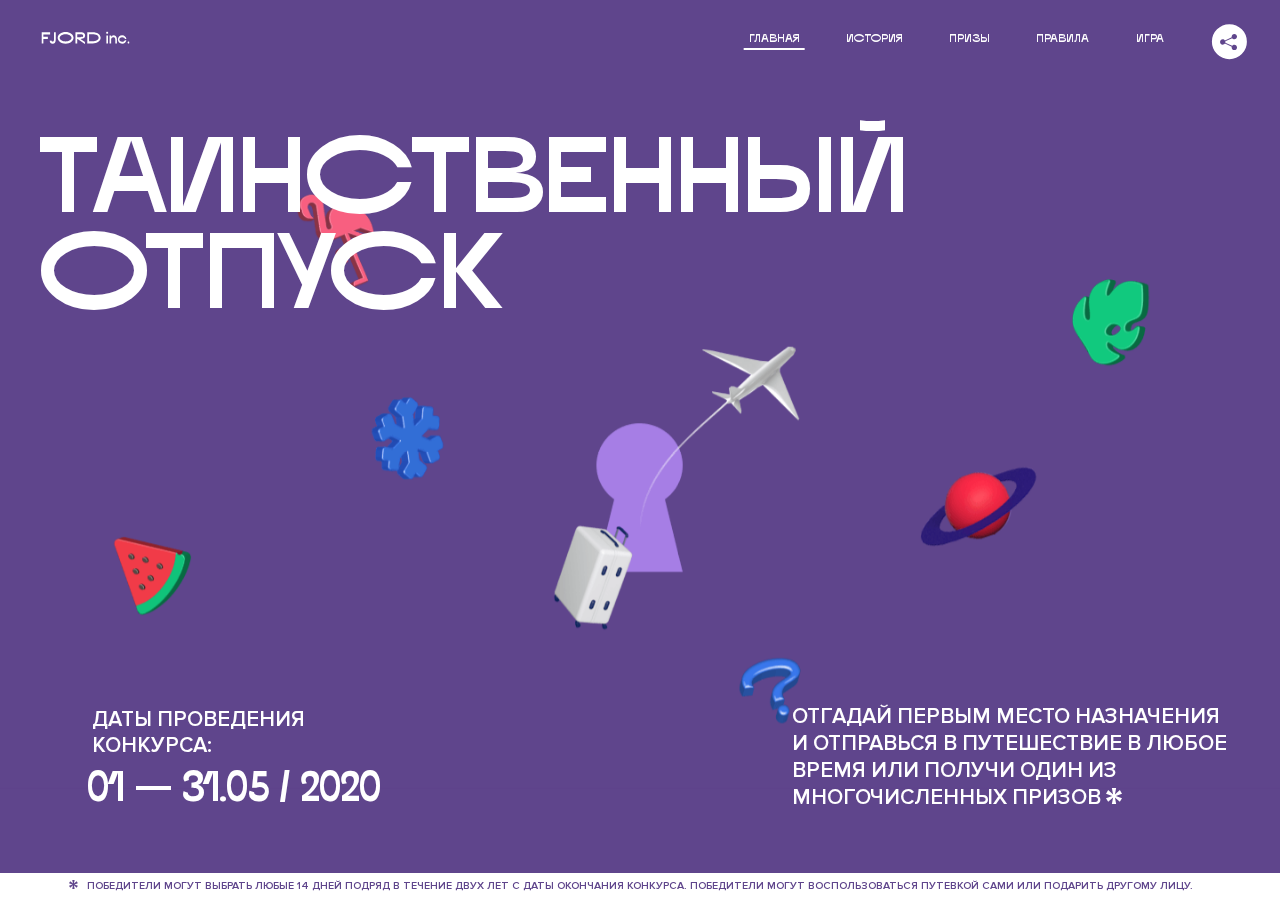
<file: 2/index.html>
<!DOCTYPE html>
<html lang="ru">
<head>
  <meta charset="UTF-8">
  <meta name="description" content="">
  <meta name="viewport" content="width=device-width, initial-scale=1.0">
  <meta http-equiv="X-UA-Compatible" content="ie=edge">
  <title>Mysterious Vacation</title>
  <link rel="stylesheet" href="css/style.min.css">
<link href="css/style.min.css" rel="stylesheet">  <base href="https://htmlacademy-animation.github.io/42634-magic-vacation-1/2/">
</head>
<body>

  <header class="page-header js-header">
    <div class="page-header__wrapper">
      <a href="#" class="page-header__logo" aria-label="Перейти на страницу FJORD.Inc">
        <svg width="100" height="15" viewBox="0 0 100 15" fill="none" xmlns="http://www.w3.org/2000/svg">
          <path d="M0.26 1.4V14H2.276V8.906H7.334V6.44H2.276V3.848H9.872V1.4H0.26ZM12.733 14.36C15.127 14.36 16.243 12.65 16.243 9.5V1.4H14.263V8.96C14.263 11.21 13.723 11.876 12.733 11.876C11.833 11.876 11.473 11.3 11.347 10.58L9.36702 10.94C9.63702 13.046 10.663 14.36 12.733 14.36ZM18.3918 7.7C18.3918 11.372 22.3878 14.36 27.3198 14.36C32.2518 14.36 36.2478 11.372 36.2478 7.7C36.2478 4.028 32.2518 1.04 27.3198 1.04C22.3878 1.04 18.3918 4.028 18.3918 7.7ZM20.6058 7.7C20.6058 5.378 23.6118 3.524 27.3198 3.524C30.9918 3.524 33.9798 5.378 33.9798 7.7C33.9798 10.004 30.9918 11.858 27.3198 11.858C23.6118 11.858 20.6058 10.004 20.6058 7.7ZM40.403 14V8.906H40.799L49.079 14.702V12.38L44.039 8.906H44.201C47.999 8.906 49.277 7.304 49.277 5.162C49.277 3.092 47.999 1.4 44.201 1.4H38.387V14H40.403ZM43.535 3.722C45.785 3.722 47.045 4.136 47.045 5.432C47.045 6.764 45.785 7.034 43.535 7.034H40.403V3.722H43.535ZM51.6936 1.382V14H57.8676C62.7456 14 66.7236 11.534 66.7236 7.7C66.7236 3.848 62.7456 1.382 57.8676 1.382H51.6936ZM53.7096 11.624V3.722H57.5436C61.5396 3.722 64.4916 5.018 64.4916 7.7C64.4916 10.238 61.5396 11.624 57.5436 11.624H53.7096ZM73.1832 14.018H74.9832V5H73.1832V14.018ZM72.9132 1.976C72.9132 2.57 73.3992 3.092 74.0832 3.092C74.7492 3.092 75.2352 2.57 75.2352 1.976C75.2352 1.382 74.7672 0.805999 74.0832 0.805999C73.3812 0.805999 72.9132 1.382 72.9132 1.976ZM76.7867 14H78.5687V9.104C78.7487 8.006 79.5947 6.962 81.0887 6.962C82.1147 6.962 83.2667 7.448 83.2667 9.554V14H85.0487V9.014C85.0487 6.152 83.2307 4.73 81.3587 4.73C79.9187 4.73 79.0727 5.558 78.5687 6.854V5H76.7867V14ZM90.9898 14.27C93.5098 14.27 95.3818 12.506 95.7238 10.328H94.0498C93.7258 11.3 92.6998 12.02 90.9898 12.02C88.8478 12.02 87.7678 10.922 87.7678 9.59C87.7678 8.24 88.8478 6.962 90.9898 6.962C92.7538 6.962 93.7978 7.844 94.0858 8.924H95.7418C95.4358 6.71 93.6178 4.73 90.9898 4.73C88.0918 4.73 86.1298 7.124 86.1298 9.59C86.1298 12.074 88.1278 14.27 90.9898 14.27ZM97.0693 12.938C97.0693 13.658 97.5553 14.144 98.2753 14.144C98.9953 14.144 99.4813 13.658 99.4813 12.938C99.4813 12.2 98.9953 11.714 98.2753 11.714C97.5553 11.714 97.0693 12.2 97.0693 12.938Z" fill="currentColor"></path>
        </svg>
      </a>
      <button class="page-header__toggler js-menu-toggler" type="button" aria-label="Управление мобильным меню"><span>Меню</span></button>
      <nav class="page-header__nav">
        <div class="page-header__menu js-menu" id="menu">
          <ul>
            <li>
              <a class="js-menu-link active" href="#top" data-href="top">главная</a>
            </li>
            <li>
              <a class="js-menu-link" href="#story" data-href="story">история</a>
            </li>
            <li>
              <a class="js-menu-link" href="#prizes" data-href="prizes">призы</a>
            </li>
            <li>
              <a class="js-menu-link" href="#rules" data-href="rules">правила</a>
            </li>
            <li>
              <a class="js-menu-link" href="#game" data-href="game">игра</a>
            </li>
          </ul>
        </div>
        <div class="page-header__social">
          <div class="social-block js-social-block">
            <button class="social-block__toggler" aria-label="Управлять блоком с социальными кнопками">
              <svg width="26" height="22" viewBox="0 0 27 22" fill="none" xmlns="http://www.w3.org/2000/svg">
                <path d="M19.6721 7.43664C21.6273 7.43664 23.213 5.85095 23.213 3.89566C23.213 1.94037 21.6273 0.354675 19.6721 0.354675C17.7168 0.354675 16.1311 1.94037 16.1311 3.89566C16.1311 4.19968 16.1728 4.49178 16.2458 4.77345L7.21751 8.95527C6.57519 8.05214 5.52303 7.46049 4.33078 7.46049C2.37549 7.46049 0.789795 9.04618 0.789795 11.0015C0.789795 12.9568 2.37549 14.5425 4.33078 14.5425C5.52303 14.5425 6.57668 13.9508 7.21751 13.0477L16.2458 17.2295C16.1743 17.5112 16.1311 17.8033 16.1311 18.1073C16.1311 20.0626 17.7168 21.6483 19.6721 21.6483C21.6273 21.6483 23.213 20.0626 23.213 18.1073C23.213 16.152 21.6273 14.5663 19.6721 14.5663C18.4798 14.5663 17.4262 15.158 16.7853 16.0611L7.75701 11.8793C7.82854 11.5976 7.87176 11.3055 7.87176 11.0015C7.87176 10.6974 7.83003 10.4053 7.75701 10.1237L16.7853 5.94186C17.4262 6.84499 18.4783 7.43664 19.6721 7.43664Z" fill="currentColor"></path>
              </svg>
            </button>
            <ul class="social-block__list">
              <li>
                <a class="social-block__link social-block__link--fb" href="#" aria-label="Мы на Facebook">
                  <svg width="8" height="17" viewBox="0 0 8 17" fill="none" xmlns="http://www.w3.org/2000/svg">
                    <path d="M4.24646 16.9899H1.09275L1.05793 8.49828H0V5.30707H1.05793V3.81124C1.05793 1.42084 2.57654 0 5.21735 0H7.41758V3.18585H5.30841C4.28262 3.18585 4.2478 3.48582 4.2478 4.24914V5.30707H7.42964L7.16716 8.49828H4.2478V16.9899H4.24646Z" fill="currentColor"></path>
                  </svg>
                </a>
              </li>
              <li>
                <a class="social-block__link social-block__link--insta" href="#" aria-label="Мы в Instagram">
                  <svg width="15" height="15" viewBox="0 0 15 15" fill="none" xmlns="http://www.w3.org/2000/svg">
                    <path d="M11.0197 0H4.19806C2.14246 0 0.471191 1.66993 0.471191 3.72285V10.5499C0.471191 12.6082 2.14112 14.2727 4.19806 14.2727H11.0197C13.0753 14.2727 14.7466 12.6082 14.7466 10.5499V3.72285C14.7466 1.67127 13.0753 0 11.0197 0ZM11.0197 12.4849H4.19806C3.13076 12.4849 2.26432 11.6158 2.26432 10.5512V3.72419C2.26432 2.65956 3.13076 1.79715 4.19806 1.79715H11.0197C12.087 1.79715 12.9535 2.6609 12.9535 3.72419V10.5512C12.9535 11.6145 12.087 12.4849 11.0197 12.4849Z" fill="currentColor"></path>
                    <path d="M7.60887 3.11084C5.38989 3.11084 3.58203 4.9187 3.58203 7.14036C3.58203 9.35532 5.38989 11.1645 7.60887 11.1645C9.83053 11.1645 11.6357 9.35666 11.6357 7.14036C11.6357 4.9187 9.83053 3.11084 7.60887 3.11084ZM7.60887 9.36871C6.37551 9.36871 5.37784 8.37372 5.37784 7.14036C5.37784 5.90699 6.37551 4.90665 7.60887 4.90665C8.83822 4.90665 9.84259 5.90833 9.84259 7.14036C9.84392 8.37238 8.83822 9.36871 7.60887 9.36871Z" fill="currentColor"></path>
                    <path d="M11.3573 2.35962C10.8256 2.35962 10.3931 2.79752 10.3931 3.32381C10.3931 3.85546 10.8256 4.29336 11.3573 4.29336C11.8862 4.29336 12.3215 3.85546 12.3215 3.32381C12.3215 2.79752 11.8862 2.35962 11.3573 2.35962Z" fill="currentColor"></path>
                  </svg>
                </a>
              </li>
              <li>
                <a class="social-block__link social-block__link--vk" href="#" aria-label="Мы ВКонтакте">
                  <svg width="17" height="10" viewBox="0 0 17 10" fill="none" xmlns="http://www.w3.org/2000/svg">
                    <path d="M14.1234 4.9002C14.1234 4.9002 16.3623 1.72708 16.5866 0.680242C16.6595 0.312285 16.4947 0.103188 16.1069 0.103188C16.1069 0.103188 14.8193 0.103188 14.168 0.103188C13.7235 0.103188 13.5587 0.293278 13.4235 0.579768C13.4235 0.579768 12.3724 2.82553 11.0969 4.24712C10.6861 4.70333 10.4781 4.84318 10.2511 4.84318C10.0646 4.84318 9.98625 4.6911 9.98625 4.27834V0.649016C9.98625 0.147997 9.92545 0.00135496 9.5066 0.00135496H6.39628C6.15578 0.00135496 6.0085 0.134417 6.0085 0.324506C6.0085 0.801084 6.73406 0.908351 6.73406 2.20231V4.87305C6.73406 5.40529 6.70569 5.61575 6.45303 5.61575C5.78016 5.61575 4.19528 3.30618 3.30623 0.678887C3.12923 0.145282 2.93737 0 2.43475 0H0.486409C0.205373 0 0 0.190085 0 0.476576C0 0.991172 0.60666 3.40801 2.99277 6.64358C4.59927 8.8201 6.70569 10 8.60269 10C9.76196 10 10.0416 9.80312 10.0416 9.31432V7.63883C10.0416 7.22607 10.2065 7.04956 10.4429 7.04956C10.7078 7.04956 11.1847 7.13238 12.2805 8.22268C13.5843 9.47862 13.6762 10 14.3896 10H16.5676C16.7919 10 17 9.89273 17 9.52342C17 9.02919 16.3623 8.15343 15.384 7.10659C14.9801 6.56755 14.3302 5.98914 14.1248 5.72301C13.8275 5.40801 13.9154 5.23014 14.1234 4.9002Z" fill="currentColor"></path>
                  </svg>
                </a>
              </li>
            </ul>
          </div>
        </div>
      </nav>
    </div>
  </header>

  <main class="page-content">

    <section class="animation-screen"></section>

    <section class="screen screen--hidden screen--intro js-scrollspy" id="top">
      <div class="screen__wrapper">
        <div class="intro">
          <h1 class="intro__title">Таинственный отпуск</h1>
          <div class="intro__content">
            <div class="intro__info">
              <p class="intro__label">Даты проведения конкурса:</p>
              <p class="intro__date">01 — 31.05 / 2020</p>
            </div>
            <div class="intro__message">
              <p>
                Отгадай первым место назначения и&nbsp;отправься в&nbsp;путешествие в&nbsp;любое время или получи один из многочисленных призов
                <svg width="16" height="16" viewBox="0 0 10 10" fill="none" xmlns="http://www.w3.org/2000/svg">
                  <path d="M0 6.35337L3.90271 4.99012L0 3.64663L1.34615 1.32374L4.44287 4.01073L3.67364 0H6.34615L5.57692 4.01073L8.65385 1.32374L10 3.64663L6.13405 4.99012L10 6.35337L8.65385 8.65651L5.57692 5.98927L6.34615 10H3.67364L4.44287 5.96952L1.34615 8.65651L0 6.35337Z" fill="currentColor"></path>
                </svg>
              </p>
            </div>
          </div>
        </div>
      </div>
      <div class="screen__footer js-footer">
        <button class="screen__footer-enlarge js-footer-toggler" type="button" aria-label="Показать сообщение">
          <svg width="10" height="10" viewBox="0 0 10 10" fill="none" xmlns="http://www.w3.org/2000/svg">
            <path d="M0 6.35337L3.90271 4.99012L0 3.64663L1.34615 1.32374L4.44287 4.01073L3.67364 0H6.34615L5.57692 4.01073L8.65385 1.32374L10 3.64663L6.13405 4.99012L10 6.35337L8.65385 8.65651L5.57692 5.98927L6.34615 10H3.67364L4.44287 5.96952L1.34615 8.65651L0 6.35337Z" fill="currentColor"></path>
          </svg>
        </button>
        <button class="screen__footer-collapse js-footer-toggler" type="button" aria-label="Скрыть сообщение">
          <svg width="13" height="13" viewBox="0 0 13 13" fill="none" xmlns="http://www.w3.org/2000/svg">
            <line x1="12.3536" y1="0.353553" x2="0.738349" y2="11.9688" stroke="currentColor"></line>
            <line x1="0.738319" y1="0.539925" x2="12.3535" y2="12.1551" stroke="currentColor"></line>
          </svg>
        </button>
        <div class="screen__footer-wrapper">
          <div class="screen__footer-announce">
            <p class="screen__footer-label">Даты проведения конкурса:</p>
            <p class="screen__footer-date">01 — 31.05 / 2020</p>
          </div>
          <div class="screen__footer-note">
            <p>
              <svg width="10" height="10" viewBox="0 0 10 10" fill="none" xmlns="http://www.w3.org/2000/svg">
                <path d="M0 6.35337L3.90271 4.99012L0 3.64663L1.34615 1.32374L4.44287 4.01073L3.67364 0H6.34615L5.57692 4.01073L8.65385 1.32374L10 3.64663L6.13405 4.99012L10 6.35337L8.65385 8.65651L5.57692 5.98927L6.34615 10H3.67364L4.44287 5.96952L1.34615 8.65651L0 6.35337Z" fill="currentColor"></path>
              </svg>
              <span>Победители могут выбрать любые 14 дней подряд в&nbsp;течение двух лет с&nbsp;даты окончания конкурса. Победители могут воспользоваться путевкой сами или подарить другому лицу.</span>
            </p>
          </div>
        </div>
      </div>
    </section>

    <section class="screen screen--hidden screen--story js-scrollspy" id="story">

      <div class="slider swiper-container js-slider">

        <div class="swiper-wrapper">

          <div class="slider__item swiper-slide">
            <h2 class="slider__item-title">История</h2>
            <p class="slider__item-text">Джеймс Таргет был основателем компании &laquo;Fjord Inc.&raquo;. С&nbsp;1965 года &laquo;Fjord Inc.&raquo; прославилась надёжными и&nbsp;удобными чемоданами и&nbsp;аксессуарами для туристов.</p>
          </div>

          <div class="slider__item swiper-slide">
            <p class="slider__item-text">Когда Джеймсу было 7&nbsp;лет, в&nbsp;их&nbsp;доме гостил дядюшка и&nbsp;развлекал детей рассказами о&nbsp;своей поездке в&nbsp;место, показавшееся малышу Таргету невероятным. Тогда Джеймс решил, что однажды посетит его, но&nbsp;не&nbsp;будет рассказывать о&nbsp;мечте, пока не&nbsp;осуществит.</p>
          </div>

          <div class="slider__item swiper-slide">
            <p class="slider__item-text">Джеймс Таргет стал увлеченным путешественником. Он&nbsp;посетил 5&nbsp;континентов, 126&nbsp;стран.</p>
          </div>

          <div class="slider__item swiper-slide">
            <p class="slider__item-text">Он&nbsp;сплавлялся по&nbsp;Амазонке и&nbsp;погружался в&nbsp;пещеры Франции, медитировал в&nbsp;горах Тибета и&nbsp;пожимал руку вождя племени Акугауа.</p>
          </div>

          <div class="slider__item swiper-slide">
            <p class="slider__item-text">Из&nbsp;своих поездок Джеймс Таргет привозил идеи, как сделать свои чемоданы &laquo;Fjord Inc.&raquo; удобными и&nbsp;приспособленными к&nbsp;разным дорожным условиям.</p>
          </div>

          <div class="slider__item swiper-slide">
            <p class="slider__item-text">Всё это время Джеймс не&nbsp;оставлял идею поездки своей мечты. Однако, как только он&nbsp;брался за&nbsp;планирование, возникали препятствия, не&nbsp;позволяющие отправиться туда.</p>
          </div>

          <div class="slider__item swiper-slide">
            <p class="slider__item-text">В&nbsp;возрасте 67&nbsp;лет Джеймс Таргет попал под лавину и&nbsp;погиб. В&nbsp;своём завещании он&nbsp;поручил отправить в&nbsp;заветное путешествие трёх смельчаков, единых с&nbsp;ним духом.</p>
          </div>

          <div class="slider__item swiper-slide">
            <p class="slider__item-text">Тех, кто сможет узнать таинственное место, задавая вопросы специально обученному ИИ&nbsp;&laquo;Соне&raquo;, ждет фантастическое путешествие.</p>
          </div>
        </div>
        <div class="slider__controls">
          <button class="slider__control slider__control--prev js-control-prev" type="button" aria-label="Показать предыдущую историю">
            <svg width="12" height="22" viewBox="0 0 12 22" fill="none" xmlns="http://www.w3.org/2000/svg">
              <path d="M11 1L1 11L11 21" stroke="currentColor" stroke-width="2" stroke-linejoin="round"></path>
            </svg>
          </button>
          <button class="slider__control slider__control--next js-control-next" type="button" aria-label="Показать следующую историю">
            <svg width="12" height="22" viewBox="0 0 12 22" fill="none" xmlns="http://www.w3.org/2000/svg">
              <path d="M1 1L11 11L1 21" stroke="currentColor" stroke-width="2" stroke-linejoin="round"></path>
            </svg>
          </button>
        </div>
        <div class="slider__pagination swiper-pagination"></div>
      </div>
    </section>

    <section class="screen screen--hidden screen--prizes js-scrollspy" id="prizes">
      <div class="screen__wrapper">
        <div class="prizes">
          <h2 class="prizes__title">ПРизы</h2>
          <div class="prizes__lead">
            <p>Найди ответ и&nbsp;получи один из&nbsp;призов:</p>
          </div>
          <ul class="prizes__list">
            <li class="prizes__item prizes__item--journeys">
              <div class="prizes__icon">
                <picture>
                  <source srcset="img/prize1-mob.svg" media="(orientation: portrait)">
                  <img src="img/prize1.svg" alt="">
                </picture>
              </div>
              <p class="prizes__desc">
                <b>3</b>
                <span>загадочных путешествия</span>
              </p>
            </li>
            <li class="prizes__item prizes__item--cases">
              <div class="prizes__icon">
                <picture>
                  <source srcset="img/prize2-mob.svg" media="(orientation: portrait)">
                  <img src="img/prize2.svg" alt="">
                </picture>
              </div>
              <p class="prizes__desc">
                <b>7</b>
                <span>надежных чемоданов</span>
              </p>
            </li>
            <li class="prizes__item prizes__item--codes">
              <div class="prizes__icon">
                <picture>
                  <source srcset="img/prize3-mob.svg" media="(orientation: portrait)">
                  <img src="img/prize3.svg" alt="">
                </picture>
              </div>
              <p class="prizes__desc">
                <b>900</b>
                <span>
                  промокодов на&nbsp;скидку 15%
                  <svg width="10" height="10" viewBox="0 0 10 10" fill="none" xmlns="http://www.w3.org/2000/svg">
                    <path d="M0 6.35337L3.90271 4.99012L0 3.64663L1.34615 1.32374L4.44287 4.01073L3.67364 0H6.34615L5.57692 4.01073L8.65385 1.32374L10 3.64663L6.13405 4.99012L10 6.35337L8.65385 8.65651L5.57692 5.98927L6.34615 10H3.67364L4.44287 5.96952L1.34615 8.65651L0 6.35337Z" fill="currentColor"></path>
                  </svg>
                </span>
              </p>
            </li>
          </ul>
        </div>
      </div>
      <div class="screen__footer js-footer">
        <button class="screen__footer-enlarge js-footer-toggler" type="button" aria-label="Показать сообщение">
          <svg width="10" height="10" viewBox="0 0 10 10" fill="none" xmlns="http://www.w3.org/2000/svg">
            <path d="M0 6.35337L3.90271 4.99012L0 3.64663L1.34615 1.32374L4.44287 4.01073L3.67364 0H6.34615L5.57692 4.01073L8.65385 1.32374L10 3.64663L6.13405 4.99012L10 6.35337L8.65385 8.65651L5.57692 5.98927L6.34615 10H3.67364L4.44287 5.96952L1.34615 8.65651L0 6.35337Z" fill="currentColor"></path>
          </svg>
        </button>
        <button class="screen__footer-collapse js-footer-toggler" type="button" aria-label="Скрыть сообщение">
          <svg width="13" height="13" viewBox="0 0 13 13" fill="none" xmlns="http://www.w3.org/2000/svg">
            <line x1="12.3536" y1="0.353553" x2="0.738349" y2="11.9688" stroke="currentColor"></line>
            <line x1="0.738319" y1="0.539925" x2="12.3535" y2="12.1551" stroke="currentColor"></line>
          </svg>
        </button>
        <div class="screen__footer-wrapper">
          <div class="screen__footer-announce">
            <p class="screen__footer-label">Даты проведения конкурса:</p>
            <p class="screen__footer-date">01 — 31.05 / 2020</p>
          </div>
          <div class="screen__footer-note">
            <p>
              <svg width="10" height="10" viewBox="0 0 10 10" fill="none" xmlns="http://www.w3.org/2000/svg">
                <path d="M0 6.35337L3.90271 4.99012L0 3.64663L1.34615 1.32374L4.44287 4.01073L3.67364 0H6.34615L5.57692 4.01073L8.65385 1.32374L10 3.64663L6.13405 4.99012L10 6.35337L8.65385 8.65651L5.57692 5.98927L6.34615 10H3.67364L4.44287 5.96952L1.34615 8.65651L0 6.35337Z" fill="currentColor"></path>
              </svg>
              <span>Скидка&nbsp;15% на&nbsp;единоразовое приобретение путёвки с&nbsp;1&nbsp;июня 2020 по&nbsp;31&nbsp;мая 2022&nbsp;года. Суммируется с&nbsp;другими акциями</span>
            </p>
          </div>
        </div>
      </div>
    </section>

    <section class="screen screen--hidden screen--rules js-scrollspy" id="rules">
      <div class="screen__wrapper">
        <div class="rules">
          <h2 class="rules__title">Правила</h2>
          <div class="rules__lead">
            <p>Для того чтобы получить наследство Джеймса Таргета, тебе нужно выведать у&nbsp;&laquo;Сони&raquo;, куда предстоит отправиться тебе в&nbsp;случае победы</p>
          </div>
          <ol class="rules__list">
            <li class="rules__item">
              <p>Тебе отводится <br>5&nbsp;минут</p>
            </li>
            <li class="rules__item">
              <p>Задавай любые вопросы в&nbsp;текстовом поле</p>
            </li>
            <li class="rules__item">
              <p>Нажимай кнопку &laquo;Узнать&raquo;, чтобы получить ответ</p>
            </li>
            <li class="rules__item">
              <p>&laquo;Соня&raquo; может отвечать только&nbsp;Да или Нет</p>
            </li>
          </ol>
          <a href="#game" class="rules__link btn">Погнали!</a>
        </div>
      </div>
      <div class="screen__disclaimer">
        <div class="disclaimer">
          <ul>
            <li>
              <a href="#">Правовая информация</a>
            </li>
            <li>
              <a href="#">Подробные правила</a>
            </li>
          </ul>
        </div>
      </div>
    </section>

    <section class="screen screen--hidden screen--game js-scrollspy" id="game">
      <div class="screen__wrapper">
        <div class="game">
          <div class="game__header">
            <h2 class="game__title">Игра</h2>
            <div class="game__counter">
              <span>05</span>:<span>00</span>
            </div>
          </div>
          <div class="game__body">
            <div class="chat">
              <div class="chat__body js-chat">
                <ul class="chat__list" id="messages"></ul>
              </div>
              <div class="chat__footer">
                <form action="#" method="post" class="form" id="message-form">
                  <label for="message-field" class="visually-hidden">Поле для ввода вопроса</label>
                  <input type="text" class="form__field" id="message-field">
                  <button class="form__button btn">
                    Узнать
                    <svg width="18" height="19" viewBox="0 0 18 19" fill="none" xmlns="http://www.w3.org/2000/svg">
                      <path stroke="currentColor" stroke-width="2" d="M9 19V1"></path>
                      <path d="M1 9l8-8 8 8" stroke="currentColor" stroke-width="2" stroke-linejoin="round"></path>
                    </svg>
                  </button>
                </form>
              </div>
            </div>
          </div>
          <!-- временные кнопки для показа результата -->
          <div class="game__buttons">
            <button class="game__button btn js-show-result" type="button" data-target="result">Положительный результат</button>
            <button class="game__button btn js-show-result" type="button" data-target="result2">Положительный результат - 2</button>
            <button class="game__button btn js-show-result" type="button" data-target="result3">Отрицательный результат</button>
          </div>
        </div>
      </div>
    </section>

    <section class="screen screen--hidden screen--result" id="result">
      <div class="screen__wrapper">
        <div class="result result--trip">
          <div class="result__image">
            <picture>
              <source srcset="img/result1-mob.png 1x, img/result1-mob@2x.png 2x" media="(max-width: 768px) and (orientation: portrait)">
              <img src="img/result1.png" srcset="img/result1@2x.png 2x" alt="">
            </picture>
          </div>
          <h2 class="result__title">
            <span class="visually-hidden">ПОбеда!</span>
            <svg xmlns="http://www.w3.org/2000/svg" viewBox="0 0 568.85 109.24">
              <path d="M16,24.44V92H2.6V8H75V92H61.52V24.44H16Z" transform="translate(-2.1 -1.5)" fill="none" stroke="currentColor"></path>
              <path d="M148.76,5.6c32.88,0,59.52,19.92,59.52,44.4s-26.64,44.4-59.52,44.4S89.24,74.48,89.24,50,115.88,5.6,148.76,5.6Zm0,72.12c24.48,0,44.4-12.36,44.4-27.72s-19.92-27.84-44.4-27.84C124,22.16,104,34.52,104,50S124,77.72,148.76,77.72Z" transform="translate(-2.1 -1.5)" fill="none" stroke="currentColor"></path>
              <path d="M287.36,8V24.44H236v14.4h25.32c25.44,0,34,11.16,34,26.52,0,15.6-8.52,26.64-34,26.64H222.56V8h64.8ZM256.88,76.52c15.12,0,23.52-2,23.52-11.52S272,54.44,256.88,54.44H236V76.52h20.88Z" transform="translate(-2.1 -1.5)" fill="none" stroke="currentColor"></path>
              <path d="M371.47,8V24.44H320.84V41.6h33.6V58h-33.6V75.56h50.64V92H307.4V8h64.08Z" transform="translate(-2.1 -1.5)" fill="none" stroke="currentColor"></path>
              <path d="M382.39,110.24V75.56h7.44c4.56-4.68,7.8-18.36,8.76-56L399,8h48.6V75.56h10v34.68H442.87V92H397v18.24H382.39Zm51.72-34.68V24.44H411.55v3.12c-0.48,22.44-3.24,37.68-7.2,48h29.76Z" transform="translate(-2.1 -1.5)" fill="none" stroke="currentColor"></path>
              <path d="M463.75,92l28-84h27.12l28.08,84H533.47l-7.8-23.52h-37.8L480.07,92H463.75Zm56.64-40L507,11.84,493.51,52h26.88Z" transform="translate(-2.1 -1.5)" fill="none" stroke="currentColor"></path>
              <path d="M554.12,70.4L555.55,2H569l1.44,68.4H554.12Zm8.28,6.36c4.8,0,8,3.24,8,8.16a8,8,0,1,1-16.08,0C554.35,80,557.59,76.76,562.39,76.76Z" transform="translate(-2.1 -1.5)" fill="none" stroke="currentColor"></path>
            </svg>
          </h2>
          <div class="result__text">
            <p>ты&nbsp;отправляешься в&nbsp;Арктику!</p>
          </div>
          <div class="result__form">
            <form action="#" method="post" class="form form--result">
              <label for="email-field" class="form__label">зарегистрируй результат</label>
              <input type="email" class="form__field" id="email-field" placeholder="e-mail для регистации результата и получения приза" required="">
              <button class="form__button btn">
                отправить
                <svg width="18" height="19" viewBox="0 0 18 19" fill="none" xmlns="http://www.w3.org/2000/svg">
                  <path stroke="currentColor" stroke-width="2" d="M9 19V1"></path>
                  <path d="M1 9l8-8 8 8" stroke="currentColor" stroke-width="2" stroke-linejoin="round"></path>
                </svg>
              </button>
            </form>
          </div>
        </div>
      </div>
    </section>

    <section class="screen screen--hidden screen--result" id="result2">
      <div class="screen__wrapper">
        <div class="result result--prize">
          <div class="result__image">
            <picture>
              <source srcset="img/result2-mob.png 1x, img/result2-mob@2x.png 2x" media="(max-width: 768px) and (orientation: portrait)">
              <img src="img/result2.png" srcset="img/result2@2x.png 2x" alt="">
            </picture>
          </div>
          <h2 class="result__title">
            <span class="visually-hidden">ПОбеда!</span>
            <svg xmlns="http://www.w3.org/2000/svg" viewBox="0 0 568.85 109.24">
              <path d="M16,24.44V92H2.6V8H75V92H61.52V24.44H16Z" transform="translate(-2.1 -1.5)" fill="none" stroke="currentColor"></path>
              <path d="M148.76,5.6c32.88,0,59.52,19.92,59.52,44.4s-26.64,44.4-59.52,44.4S89.24,74.48,89.24,50,115.88,5.6,148.76,5.6Zm0,72.12c24.48,0,44.4-12.36,44.4-27.72s-19.92-27.84-44.4-27.84C124,22.16,104,34.52,104,50S124,77.72,148.76,77.72Z" transform="translate(-2.1 -1.5)" fill="none" stroke="currentColor"></path>
              <path d="M287.36,8V24.44H236v14.4h25.32c25.44,0,34,11.16,34,26.52,0,15.6-8.52,26.64-34,26.64H222.56V8h64.8ZM256.88,76.52c15.12,0,23.52-2,23.52-11.52S272,54.44,256.88,54.44H236V76.52h20.88Z" transform="translate(-2.1 -1.5)" fill="none" stroke="currentColor"></path>
              <path d="M371.47,8V24.44H320.84V41.6h33.6V58h-33.6V75.56h50.64V92H307.4V8h64.08Z" transform="translate(-2.1 -1.5)" fill="none" stroke="currentColor"></path>
              <path d="M382.39,110.24V75.56h7.44c4.56-4.68,7.8-18.36,8.76-56L399,8h48.6V75.56h10v34.68H442.87V92H397v18.24H382.39Zm51.72-34.68V24.44H411.55v3.12c-0.48,22.44-3.24,37.68-7.2,48h29.76Z" transform="translate(-2.1 -1.5)" fill="none" stroke="currentColor"></path>
              <path d="M463.75,92l28-84h27.12l28.08,84H533.47l-7.8-23.52h-37.8L480.07,92H463.75Zm56.64-40L507,11.84,493.51,52h26.88Z" transform="translate(-2.1 -1.5)" fill="none" stroke="currentColor"></path>
              <path d="M554.12,70.4L555.55,2H569l1.44,68.4H554.12Zm8.28,6.36c4.8,0,8,3.24,8,8.16a8,8,0,1,1-16.08,0C554.35,80,557.59,76.76,562.39,76.76Z" transform="translate(-2.1 -1.5)" fill="none" stroke="currentColor"></path>
            </svg>
          </h2>
          <div class="result__text">
            <p>чемодан &laquo;Fjord&nbsp;Inc.&raquo;&nbsp;твой</p>
          </div>
          <div class="result__form">
            <form action="#" method="post" class="form form--result">
              <label for="email-field2" class="form__label">зарегистрируй результат</label>
              <input type="email" class="form__field" id="email-field2" placeholder="e-mail для регистации результата и получения приза" required="">
              <button class="form__button btn">
                отправить
                <svg width="18" height="19" viewBox="0 0 18 19" fill="none" xmlns="http://www.w3.org/2000/svg">
                  <path stroke="currentColor" stroke-width="2" d="M9 19V1"></path>
                  <path d="M1 9l8-8 8 8" stroke="currentColor" stroke-width="2" stroke-linejoin="round"></path>
                </svg>
              </button>
            </form>
          </div>
        </div>
      </div>
    </section>

    <section class="screen screen--hidden screen--result" id="result3">
      <div class="screen__wrapper">
        <div class="result result--negative">
          <div class="result__image">
            <picture>
              <source srcset="img/result3-mob.png 1x, img/result3-mob@2x.png 2x" media="(max-width: 768px) and (orientation: portrait)">
              <img src="img/result3.png" srcset="img/result3@2x.png 2x" alt="">
            </picture>
          </div>
          <h2 class="result__title">
            <span class="visually-hidden">Не угадал!</span>
            <svg xmlns="http://www.w3.org/2000/svg" viewBox="0 0 660.77 109.24">
              <path d="M2.66,92V8H16.1V42.2H53.3V8H66.74V92H53.3V58.64H16.1V92H2.66Z" transform="translate(-2.16 -1.5)" fill="none" stroke="currentColor"></path>
              <path d="M147.62,8V24.44H97V41.6h33.6V58H97V75.56h50.64V92H83.54V8h64.08Z" transform="translate(-2.16 -1.5)" fill="none" stroke="currentColor"></path>
              <path d="M199.22,8l20.52,42.36L235.34,8h16.44l-31,84H204.38l9.48-25.92L185.78,8h13.44Z" transform="translate(-2.16 -1.5)" fill="none" stroke="currentColor"></path>
              <path d="M273.74,24.44V92H260.3V8h50.16V24.44H273.74Z" transform="translate(-2.16 -1.5)" fill="none" stroke="currentColor"></path>
              <path d="M307.1,92l28-84h27.12l28.08,84H376.82L369,68.48h-37.8L323.42,92H307.1Zm56.64-40L350.3,11.84,336.86,52h26.88Z" transform="translate(-2.16 -1.5)" fill="none" stroke="currentColor"></path>
              <path d="M396.38,110.24V75.56h7.44c4.56-4.68,7.8-18.36,8.76-56L412.94,8h48.6V75.56h10v34.68H456.86V92H411v18.24H396.38ZM448.1,75.56V24.44H425.54v3.12c-0.48,22.44-3.24,37.68-7.2,48H448.1Z" transform="translate(-2.16 -1.5)" fill="none" stroke="currentColor"></path>
              <path d="M477.74,92l28-84h27.12L560.9,92H547.46l-7.8-23.52h-37.8L494.06,92H477.74Zm56.64-40-13.44-40.2L507.5,52h26.88Z" transform="translate(-2.16 -1.5)" fill="none" stroke="currentColor"></path>
              <path d="M568.7,76.88a13.77,13.77,0,0,0,5,1c6.6,0,10.44-6.24,12-58.32L586.22,8h46.2V92H619V24.44H598.82l-0.12,3.12C597.14,81,589,94.4,573.74,94.4a28.55,28.55,0,0,1-6.72-.84Z" transform="translate(-2.16 -1.5)" fill="none" stroke="currentColor"></path>
              <path d="M646.1,70.4L647.54,2H661l1.44,68.4H646.1Zm8.28,6.36c4.8,0,8,3.24,8,8.16a8,8,0,0,1-16.08,0C646.34,80,649.58,76.76,654.38,76.76Z" transform="translate(-2.16 -1.5)" fill="none" stroke="currentColor"></path>
            </svg>
          </h2>
          <button class="result__button js-play" type="button">
            не сдавайся!
            <span>
              <svg width="27" height="22" viewBox="0 0 27 22" fill="none" xmlns="http://www.w3.org/2000/svg">
                <path d="M10.6899 1.47998C5.42992 1.47998 1.16992 5.73998 1.16992 11C1.16992 16.26 5.42992 20.52 10.6899 20.52C15.9499 20.52 20.2099 16.26 20.2099 11V7.13998" stroke="currentColor" stroke-width="2" stroke-miterlimit="10"></path>
                <path d="M15.1099 12.5099L20.1499 7.13989L25.3099 12.6299" stroke="currentColor" stroke-width="2" stroke-miterlimit="10" stroke-linejoin="round"></path>
              </svg>
            </span>
          </button>
        </div>
      </div>
    </section>

  </main>

<script src="js/script.js"></script></body>
</html>
</file>
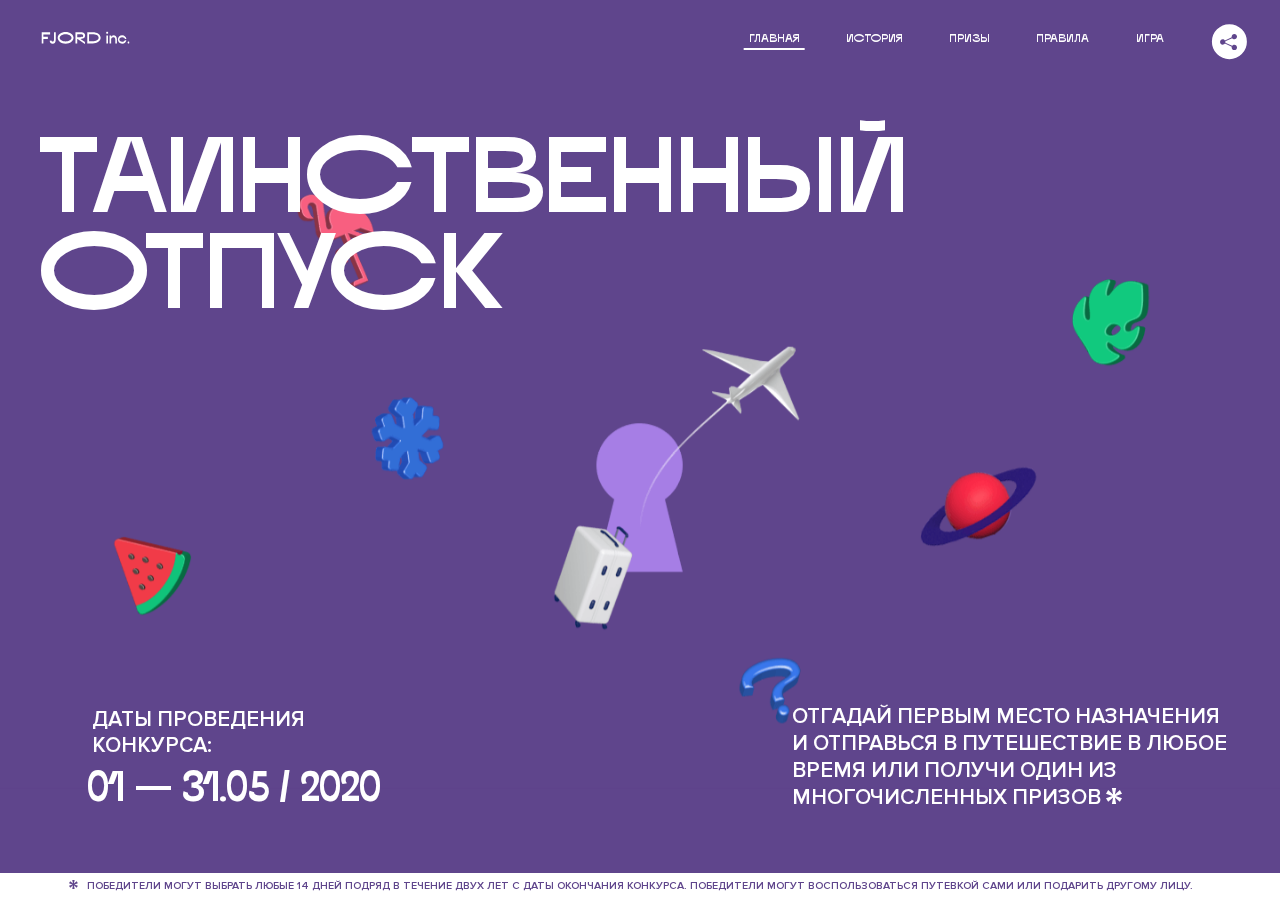
<file: 3/index.html>
<!DOCTYPE html>
<html lang="ru">
<head>
  <meta charset="UTF-8">
  <meta name="description" content="">
  <meta name="viewport" content="width=device-width, initial-scale=1.0">
  <meta http-equiv="X-UA-Compatible" content="ie=edge">
  <title>Mysterious Vacation</title>
  <link rel="stylesheet" href="css/style.min.css">
<link href="css/style.min.css" rel="stylesheet">  <base href="https://htmlacademy-animation.github.io/42634-magic-vacation-1/3/">
</head>
<body>

  <header class="page-header js-header">
    <div class="page-header__wrapper">
      <a href="#" class="page-header__logo" aria-label="Перейти на страницу FJORD.Inc">
        <svg width="100" height="15" viewBox="0 0 100 15" fill="none" xmlns="http://www.w3.org/2000/svg">
          <path d="M0.26 1.4V14H2.276V8.906H7.334V6.44H2.276V3.848H9.872V1.4H0.26ZM12.733 14.36C15.127 14.36 16.243 12.65 16.243 9.5V1.4H14.263V8.96C14.263 11.21 13.723 11.876 12.733 11.876C11.833 11.876 11.473 11.3 11.347 10.58L9.36702 10.94C9.63702 13.046 10.663 14.36 12.733 14.36ZM18.3918 7.7C18.3918 11.372 22.3878 14.36 27.3198 14.36C32.2518 14.36 36.2478 11.372 36.2478 7.7C36.2478 4.028 32.2518 1.04 27.3198 1.04C22.3878 1.04 18.3918 4.028 18.3918 7.7ZM20.6058 7.7C20.6058 5.378 23.6118 3.524 27.3198 3.524C30.9918 3.524 33.9798 5.378 33.9798 7.7C33.9798 10.004 30.9918 11.858 27.3198 11.858C23.6118 11.858 20.6058 10.004 20.6058 7.7ZM40.403 14V8.906H40.799L49.079 14.702V12.38L44.039 8.906H44.201C47.999 8.906 49.277 7.304 49.277 5.162C49.277 3.092 47.999 1.4 44.201 1.4H38.387V14H40.403ZM43.535 3.722C45.785 3.722 47.045 4.136 47.045 5.432C47.045 6.764 45.785 7.034 43.535 7.034H40.403V3.722H43.535ZM51.6936 1.382V14H57.8676C62.7456 14 66.7236 11.534 66.7236 7.7C66.7236 3.848 62.7456 1.382 57.8676 1.382H51.6936ZM53.7096 11.624V3.722H57.5436C61.5396 3.722 64.4916 5.018 64.4916 7.7C64.4916 10.238 61.5396 11.624 57.5436 11.624H53.7096ZM73.1832 14.018H74.9832V5H73.1832V14.018ZM72.9132 1.976C72.9132 2.57 73.3992 3.092 74.0832 3.092C74.7492 3.092 75.2352 2.57 75.2352 1.976C75.2352 1.382 74.7672 0.805999 74.0832 0.805999C73.3812 0.805999 72.9132 1.382 72.9132 1.976ZM76.7867 14H78.5687V9.104C78.7487 8.006 79.5947 6.962 81.0887 6.962C82.1147 6.962 83.2667 7.448 83.2667 9.554V14H85.0487V9.014C85.0487 6.152 83.2307 4.73 81.3587 4.73C79.9187 4.73 79.0727 5.558 78.5687 6.854V5H76.7867V14ZM90.9898 14.27C93.5098 14.27 95.3818 12.506 95.7238 10.328H94.0498C93.7258 11.3 92.6998 12.02 90.9898 12.02C88.8478 12.02 87.7678 10.922 87.7678 9.59C87.7678 8.24 88.8478 6.962 90.9898 6.962C92.7538 6.962 93.7978 7.844 94.0858 8.924H95.7418C95.4358 6.71 93.6178 4.73 90.9898 4.73C88.0918 4.73 86.1298 7.124 86.1298 9.59C86.1298 12.074 88.1278 14.27 90.9898 14.27ZM97.0693 12.938C97.0693 13.658 97.5553 14.144 98.2753 14.144C98.9953 14.144 99.4813 13.658 99.4813 12.938C99.4813 12.2 98.9953 11.714 98.2753 11.714C97.5553 11.714 97.0693 12.2 97.0693 12.938Z" fill="currentColor"></path>
        </svg>
      </a>
      <button class="page-header__toggler js-menu-toggler" type="button" aria-label="Управление мобильным меню"><span>Меню</span></button>
      <nav class="page-header__nav">
        <div class="page-header__menu js-menu" id="menu">
          <ul>
            <li>
              <a class="js-menu-link active" href="#top" data-href="top">главная</a>
            </li>
            <li>
              <a class="js-menu-link" href="#story" data-href="story">история</a>
            </li>
            <li>
              <a class="js-menu-link" href="#prizes" data-href="prizes">призы</a>
            </li>
            <li>
              <a class="js-menu-link" href="#rules" data-href="rules">правила</a>
            </li>
            <li>
              <a class="js-menu-link" href="#game" data-href="game">игра</a>
            </li>
          </ul>
        </div>
        <div class="page-header__social">
          <div class="social-block js-social-block">
            <button class="social-block__toggler" aria-label="Управлять блоком с социальными кнопками">
              <svg width="26" height="22" viewBox="0 0 27 22" fill="none" xmlns="http://www.w3.org/2000/svg">
                <path d="M19.6721 7.43664C21.6273 7.43664 23.213 5.85095 23.213 3.89566C23.213 1.94037 21.6273 0.354675 19.6721 0.354675C17.7168 0.354675 16.1311 1.94037 16.1311 3.89566C16.1311 4.19968 16.1728 4.49178 16.2458 4.77345L7.21751 8.95527C6.57519 8.05214 5.52303 7.46049 4.33078 7.46049C2.37549 7.46049 0.789795 9.04618 0.789795 11.0015C0.789795 12.9568 2.37549 14.5425 4.33078 14.5425C5.52303 14.5425 6.57668 13.9508 7.21751 13.0477L16.2458 17.2295C16.1743 17.5112 16.1311 17.8033 16.1311 18.1073C16.1311 20.0626 17.7168 21.6483 19.6721 21.6483C21.6273 21.6483 23.213 20.0626 23.213 18.1073C23.213 16.152 21.6273 14.5663 19.6721 14.5663C18.4798 14.5663 17.4262 15.158 16.7853 16.0611L7.75701 11.8793C7.82854 11.5976 7.87176 11.3055 7.87176 11.0015C7.87176 10.6974 7.83003 10.4053 7.75701 10.1237L16.7853 5.94186C17.4262 6.84499 18.4783 7.43664 19.6721 7.43664Z" fill="currentColor"></path>
              </svg>
            </button>
            <ul class="social-block__list">
              <li>
                <a class="social-block__link social-block__link--fb" href="#" aria-label="Мы на Facebook">
                  <svg width="8" height="17" viewBox="0 0 8 17" fill="none" xmlns="http://www.w3.org/2000/svg">
                    <path d="M4.24646 16.9899H1.09275L1.05793 8.49828H0V5.30707H1.05793V3.81124C1.05793 1.42084 2.57654 0 5.21735 0H7.41758V3.18585H5.30841C4.28262 3.18585 4.2478 3.48582 4.2478 4.24914V5.30707H7.42964L7.16716 8.49828H4.2478V16.9899H4.24646Z" fill="currentColor"></path>
                  </svg>
                </a>
              </li>
              <li>
                <a class="social-block__link social-block__link--insta" href="#" aria-label="Мы в Instagram">
                  <svg width="15" height="15" viewBox="0 0 15 15" fill="none" xmlns="http://www.w3.org/2000/svg">
                    <path d="M11.0197 0H4.19806C2.14246 0 0.471191 1.66993 0.471191 3.72285V10.5499C0.471191 12.6082 2.14112 14.2727 4.19806 14.2727H11.0197C13.0753 14.2727 14.7466 12.6082 14.7466 10.5499V3.72285C14.7466 1.67127 13.0753 0 11.0197 0ZM11.0197 12.4849H4.19806C3.13076 12.4849 2.26432 11.6158 2.26432 10.5512V3.72419C2.26432 2.65956 3.13076 1.79715 4.19806 1.79715H11.0197C12.087 1.79715 12.9535 2.6609 12.9535 3.72419V10.5512C12.9535 11.6145 12.087 12.4849 11.0197 12.4849Z" fill="currentColor"></path>
                    <path d="M7.60887 3.11084C5.38989 3.11084 3.58203 4.9187 3.58203 7.14036C3.58203 9.35532 5.38989 11.1645 7.60887 11.1645C9.83053 11.1645 11.6357 9.35666 11.6357 7.14036C11.6357 4.9187 9.83053 3.11084 7.60887 3.11084ZM7.60887 9.36871C6.37551 9.36871 5.37784 8.37372 5.37784 7.14036C5.37784 5.90699 6.37551 4.90665 7.60887 4.90665C8.83822 4.90665 9.84259 5.90833 9.84259 7.14036C9.84392 8.37238 8.83822 9.36871 7.60887 9.36871Z" fill="currentColor"></path>
                    <path d="M11.3573 2.35962C10.8256 2.35962 10.3931 2.79752 10.3931 3.32381C10.3931 3.85546 10.8256 4.29336 11.3573 4.29336C11.8862 4.29336 12.3215 3.85546 12.3215 3.32381C12.3215 2.79752 11.8862 2.35962 11.3573 2.35962Z" fill="currentColor"></path>
                  </svg>
                </a>
              </li>
              <li>
                <a class="social-block__link social-block__link--vk" href="#" aria-label="Мы ВКонтакте">
                  <svg width="17" height="10" viewBox="0 0 17 10" fill="none" xmlns="http://www.w3.org/2000/svg">
                    <path d="M14.1234 4.9002C14.1234 4.9002 16.3623 1.72708 16.5866 0.680242C16.6595 0.312285 16.4947 0.103188 16.1069 0.103188C16.1069 0.103188 14.8193 0.103188 14.168 0.103188C13.7235 0.103188 13.5587 0.293278 13.4235 0.579768C13.4235 0.579768 12.3724 2.82553 11.0969 4.24712C10.6861 4.70333 10.4781 4.84318 10.2511 4.84318C10.0646 4.84318 9.98625 4.6911 9.98625 4.27834V0.649016C9.98625 0.147997 9.92545 0.00135496 9.5066 0.00135496H6.39628C6.15578 0.00135496 6.0085 0.134417 6.0085 0.324506C6.0085 0.801084 6.73406 0.908351 6.73406 2.20231V4.87305C6.73406 5.40529 6.70569 5.61575 6.45303 5.61575C5.78016 5.61575 4.19528 3.30618 3.30623 0.678887C3.12923 0.145282 2.93737 0 2.43475 0H0.486409C0.205373 0 0 0.190085 0 0.476576C0 0.991172 0.60666 3.40801 2.99277 6.64358C4.59927 8.8201 6.70569 10 8.60269 10C9.76196 10 10.0416 9.80312 10.0416 9.31432V7.63883C10.0416 7.22607 10.2065 7.04956 10.4429 7.04956C10.7078 7.04956 11.1847 7.13238 12.2805 8.22268C13.5843 9.47862 13.6762 10 14.3896 10H16.5676C16.7919 10 17 9.89273 17 9.52342C17 9.02919 16.3623 8.15343 15.384 7.10659C14.9801 6.56755 14.3302 5.98914 14.1248 5.72301C13.8275 5.40801 13.9154 5.23014 14.1234 4.9002Z" fill="currentColor"></path>
                  </svg>
                </a>
              </li>
            </ul>
          </div>
        </div>
      </nav>
    </div>
  </header>

  <main class="page-content">

    <section class="animation-screen"></section>

    <section class="screen screen--hidden screen--intro js-scrollspy" id="top">
      <div class="screen__wrapper">
        <div class="intro">
          <h1 class="intro__title">Таинственный отпуск</h1>
          <div class="intro__content">
            <div class="intro__info">
              <p class="intro__label">Даты проведения конкурса:</p>
              <p class="intro__date">01 — 31.05 / 2020</p>
            </div>
            <div class="intro__message">
              <p>
                Отгадай первым место назначения и&nbsp;отправься в&nbsp;путешествие в&nbsp;любое время или получи один из многочисленных призов
                <svg width="16" height="16" viewBox="0 0 10 10" fill="none" xmlns="http://www.w3.org/2000/svg">
                  <path d="M0 6.35337L3.90271 4.99012L0 3.64663L1.34615 1.32374L4.44287 4.01073L3.67364 0H6.34615L5.57692 4.01073L8.65385 1.32374L10 3.64663L6.13405 4.99012L10 6.35337L8.65385 8.65651L5.57692 5.98927L6.34615 10H3.67364L4.44287 5.96952L1.34615 8.65651L0 6.35337Z" fill="currentColor"></path>
                </svg>
              </p>
            </div>
          </div>
        </div>
      </div>
      <div class="screen__footer js-footer">
        <button class="screen__footer-enlarge js-footer-toggler" type="button" aria-label="Показать сообщение">
          <svg width="10" height="10" viewBox="0 0 10 10" fill="none" xmlns="http://www.w3.org/2000/svg">
            <path d="M0 6.35337L3.90271 4.99012L0 3.64663L1.34615 1.32374L4.44287 4.01073L3.67364 0H6.34615L5.57692 4.01073L8.65385 1.32374L10 3.64663L6.13405 4.99012L10 6.35337L8.65385 8.65651L5.57692 5.98927L6.34615 10H3.67364L4.44287 5.96952L1.34615 8.65651L0 6.35337Z" fill="currentColor"></path>
          </svg>
        </button>
        <button class="screen__footer-collapse js-footer-toggler" type="button" aria-label="Скрыть сообщение">
          <svg width="13" height="13" viewBox="0 0 13 13" fill="none" xmlns="http://www.w3.org/2000/svg">
            <line x1="12.3536" y1="0.353553" x2="0.738349" y2="11.9688" stroke="currentColor"></line>
            <line x1="0.738319" y1="0.539925" x2="12.3535" y2="12.1551" stroke="currentColor"></line>
          </svg>
        </button>
        <div class="screen__footer-wrapper">
          <div class="screen__footer-announce">
            <p class="screen__footer-label">Даты проведения конкурса:</p>
            <p class="screen__footer-date">01 — 31.05 / 2020</p>
          </div>
          <div class="screen__footer-note">
            <p>
              <svg width="10" height="10" viewBox="0 0 10 10" fill="none" xmlns="http://www.w3.org/2000/svg">
                <path d="M0 6.35337L3.90271 4.99012L0 3.64663L1.34615 1.32374L4.44287 4.01073L3.67364 0H6.34615L5.57692 4.01073L8.65385 1.32374L10 3.64663L6.13405 4.99012L10 6.35337L8.65385 8.65651L5.57692 5.98927L6.34615 10H3.67364L4.44287 5.96952L1.34615 8.65651L0 6.35337Z" fill="currentColor"></path>
              </svg>
              <span>Победители могут выбрать любые 14 дней подряд в&nbsp;течение двух лет с&nbsp;даты окончания конкурса. Победители могут воспользоваться путевкой сами или подарить другому лицу.</span>
            </p>
          </div>
        </div>
      </div>
    </section>

    <section class="screen screen--hidden screen--story js-scrollspy" id="story">

      <div class="slider swiper-container js-slider">

        <div class="swiper-wrapper">

          <div class="slider__item swiper-slide">
            <h2 class="slider__item-title">История</h2>
            <p class="slider__item-text">Джеймс Таргет был основателем компании &laquo;Fjord Inc.&raquo;. С&nbsp;1965 года &laquo;Fjord Inc.&raquo; прославилась надёжными и&nbsp;удобными чемоданами и&nbsp;аксессуарами для туристов.</p>
          </div>

          <div class="slider__item swiper-slide">
            <p class="slider__item-text">Когда Джеймсу было 7&nbsp;лет, в&nbsp;их&nbsp;доме гостил дядюшка и&nbsp;развлекал детей рассказами о&nbsp;своей поездке в&nbsp;место, показавшееся малышу Таргету невероятным. Тогда Джеймс решил, что однажды посетит его, но&nbsp;не&nbsp;будет рассказывать о&nbsp;мечте, пока не&nbsp;осуществит.</p>
          </div>

          <div class="slider__item swiper-slide">
            <p class="slider__item-text">Джеймс Таргет стал увлеченным путешественником. Он&nbsp;посетил 5&nbsp;континентов, 126&nbsp;стран.</p>
          </div>

          <div class="slider__item swiper-slide">
            <p class="slider__item-text">Он&nbsp;сплавлялся по&nbsp;Амазонке и&nbsp;погружался в&nbsp;пещеры Франции, медитировал в&nbsp;горах Тибета и&nbsp;пожимал руку вождя племени Акугауа.</p>
          </div>

          <div class="slider__item swiper-slide">
            <p class="slider__item-text">Из&nbsp;своих поездок Джеймс Таргет привозил идеи, как сделать свои чемоданы &laquo;Fjord Inc.&raquo; удобными и&nbsp;приспособленными к&nbsp;разным дорожным условиям.</p>
          </div>

          <div class="slider__item swiper-slide">
            <p class="slider__item-text">Всё это время Джеймс не&nbsp;оставлял идею поездки своей мечты. Однако, как только он&nbsp;брался за&nbsp;планирование, возникали препятствия, не&nbsp;позволяющие отправиться туда.</p>
          </div>

          <div class="slider__item swiper-slide">
            <p class="slider__item-text">В&nbsp;возрасте 67&nbsp;лет Джеймс Таргет попал под лавину и&nbsp;погиб. В&nbsp;своём завещании он&nbsp;поручил отправить в&nbsp;заветное путешествие трёх смельчаков, единых с&nbsp;ним духом.</p>
          </div>

          <div class="slider__item swiper-slide">
            <p class="slider__item-text">Тех, кто сможет узнать таинственное место, задавая вопросы специально обученному ИИ&nbsp;&laquo;Соне&raquo;, ждет фантастическое путешествие.</p>
          </div>
        </div>
        <div class="slider__controls">
          <button class="slider__control slider__control--prev js-control-prev" type="button" aria-label="Показать предыдущую историю">
            <svg width="12" height="22" viewBox="0 0 12 22" fill="none" xmlns="http://www.w3.org/2000/svg">
              <path d="M11 1L1 11L11 21" stroke="currentColor" stroke-width="2" stroke-linejoin="round"></path>
            </svg>
          </button>
          <button class="slider__control slider__control--next js-control-next" type="button" aria-label="Показать следующую историю">
            <svg width="12" height="22" viewBox="0 0 12 22" fill="none" xmlns="http://www.w3.org/2000/svg">
              <path d="M1 1L11 11L1 21" stroke="currentColor" stroke-width="2" stroke-linejoin="round"></path>
            </svg>
          </button>
        </div>
        <div class="slider__pagination swiper-pagination"></div>
      </div>
    </section>

    <section class="screen screen--hidden screen--prizes js-scrollspy" id="prizes">
      <div class="screen__wrapper">
        <div class="prizes">
          <h2 class="prizes__title">ПРизы</h2>
          <div class="prizes__lead">
            <p>Найди ответ и&nbsp;получи один из&nbsp;призов:</p>
          </div>
          <ul class="prizes__list">
            <li class="prizes__item prizes__item--journeys">
              <div class="prizes__icon">
                <picture>
                  <source srcset="img/prize1-mob.svg" media="(orientation: portrait)">
                  <img src="img/prize1.svg" alt="">
                </picture>
              </div>
              <p class="prizes__desc">
                <b>3</b>
                <span>загадочных путешествия</span>
              </p>
            </li>
            <li class="prizes__item prizes__item--cases">
              <div class="prizes__icon">
                <picture>
                  <source srcset="img/prize2-mob.svg" media="(orientation: portrait)">
                  <img src="img/prize2.svg" alt="">
                </picture>
              </div>
              <p class="prizes__desc">
                <b>7</b>
                <span>надежных чемоданов</span>
              </p>
            </li>
            <li class="prizes__item prizes__item--codes">
              <div class="prizes__icon">
                <picture>
                  <source srcset="img/prize3-mob.svg" media="(orientation: portrait)">
                  <img src="img/prize3.svg" alt="">
                </picture>
              </div>
              <p class="prizes__desc">
                <b>900</b>
                <span>
                  промокодов на&nbsp;скидку 15%
                  <svg width="10" height="10" viewBox="0 0 10 10" fill="none" xmlns="http://www.w3.org/2000/svg">
                    <path d="M0 6.35337L3.90271 4.99012L0 3.64663L1.34615 1.32374L4.44287 4.01073L3.67364 0H6.34615L5.57692 4.01073L8.65385 1.32374L10 3.64663L6.13405 4.99012L10 6.35337L8.65385 8.65651L5.57692 5.98927L6.34615 10H3.67364L4.44287 5.96952L1.34615 8.65651L0 6.35337Z" fill="currentColor"></path>
                  </svg>
                </span>
              </p>
            </li>
          </ul>
        </div>
      </div>
      <div class="screen__footer js-footer">
        <button class="screen__footer-enlarge js-footer-toggler" type="button" aria-label="Показать сообщение">
          <svg width="10" height="10" viewBox="0 0 10 10" fill="none" xmlns="http://www.w3.org/2000/svg">
            <path d="M0 6.35337L3.90271 4.99012L0 3.64663L1.34615 1.32374L4.44287 4.01073L3.67364 0H6.34615L5.57692 4.01073L8.65385 1.32374L10 3.64663L6.13405 4.99012L10 6.35337L8.65385 8.65651L5.57692 5.98927L6.34615 10H3.67364L4.44287 5.96952L1.34615 8.65651L0 6.35337Z" fill="currentColor"></path>
          </svg>
        </button>
        <button class="screen__footer-collapse js-footer-toggler" type="button" aria-label="Скрыть сообщение">
          <svg width="13" height="13" viewBox="0 0 13 13" fill="none" xmlns="http://www.w3.org/2000/svg">
            <line x1="12.3536" y1="0.353553" x2="0.738349" y2="11.9688" stroke="currentColor"></line>
            <line x1="0.738319" y1="0.539925" x2="12.3535" y2="12.1551" stroke="currentColor"></line>
          </svg>
        </button>
        <div class="screen__footer-wrapper">
          <div class="screen__footer-announce">
            <p class="screen__footer-label">Даты проведения конкурса:</p>
            <p class="screen__footer-date">01 — 31.05 / 2020</p>
          </div>
          <div class="screen__footer-note">
            <p>
              <svg width="10" height="10" viewBox="0 0 10 10" fill="none" xmlns="http://www.w3.org/2000/svg">
                <path d="M0 6.35337L3.90271 4.99012L0 3.64663L1.34615 1.32374L4.44287 4.01073L3.67364 0H6.34615L5.57692 4.01073L8.65385 1.32374L10 3.64663L6.13405 4.99012L10 6.35337L8.65385 8.65651L5.57692 5.98927L6.34615 10H3.67364L4.44287 5.96952L1.34615 8.65651L0 6.35337Z" fill="currentColor"></path>
              </svg>
              <span>Скидка&nbsp;15% на&nbsp;единоразовое приобретение путёвки с&nbsp;1&nbsp;июня 2020 по&nbsp;31&nbsp;мая 2022&nbsp;года. Суммируется с&nbsp;другими акциями</span>
            </p>
          </div>
        </div>
      </div>
    </section>

    <section class="screen screen--hidden screen--rules js-scrollspy" id="rules">
      <div class="screen__wrapper">
        <div class="rules">
          <h2 class="rules__title">Правила</h2>
          <div class="rules__lead">
            <p>Для того чтобы получить наследство Джеймса Таргета, тебе нужно выведать у&nbsp;&laquo;Сони&raquo;, куда предстоит отправиться тебе в&nbsp;случае победы</p>
          </div>
          <ol class="rules__list">
            <li class="rules__item">
              <p>Тебе отводится <br>5&nbsp;минут</p>
            </li>
            <li class="rules__item">
              <p>Задавай любые вопросы в&nbsp;текстовом поле</p>
            </li>
            <li class="rules__item">
              <p>Нажимай кнопку &laquo;Узнать&raquo;, чтобы получить ответ</p>
            </li>
            <li class="rules__item">
              <p>&laquo;Соня&raquo; может отвечать только&nbsp;Да или Нет</p>
            </li>
          </ol>
          <a href="#game" class="rules__link btn visually-hidden">Погнали!</a>
        </div>
      </div>
      <div class="screen__disclaimer">
        <div class="disclaimer">
          <ul>
            <li>
              <a href="#">Правовая информация</a>
            </li>
            <li>
              <a href="#">Подробные правила</a>
            </li>
          </ul>
        </div>
      </div>
    </section>

    <section class="screen screen--hidden screen--game js-scrollspy" id="game">
      <div class="screen__wrapper">
        <div class="game">
          <div class="game__header">
            <h2 class="game__title">Игра</h2>
            <div class="game__counter">
              <span>05</span>:<span>00</span>
            </div>
          </div>
          <div class="game__body">
            <div class="chat">
              <div class="chat__body js-chat">
                <ul class="chat__list" id="messages"></ul>
              </div>
              <div class="chat__footer">
                <form action="#" method="post" class="form" id="message-form">
                  <label for="message-field" class="visually-hidden">Поле для ввода вопроса</label>
                  <input type="text" class="form__field" id="message-field">
                  <button class="form__button btn">
                    Узнать
                    <svg width="18" height="19" viewBox="0 0 18 19" fill="none" xmlns="http://www.w3.org/2000/svg">
                      <path stroke="currentColor" stroke-width="2" d="M9 19V1"></path>
                      <path d="M1 9l8-8 8 8" stroke="currentColor" stroke-width="2" stroke-linejoin="round"></path>
                    </svg>
                  </button>
                </form>
              </div>
            </div>
          </div>
          <!-- временные кнопки для показа результата -->
          <div class="game__buttons">
            <button class="game__button btn js-show-result" type="button" data-target="result">Положительный результат</button>
            <button class="game__button btn js-show-result" type="button" data-target="result2">Положительный результат - 2</button>
            <button class="game__button btn js-show-result" type="button" data-target="result3">Отрицательный результат</button>
          </div>
        </div>
      </div>
    </section>

    <section class="screen screen--hidden screen--result" id="result">
      <div class="screen__wrapper">
        <div class="result result--trip">
          <div class="result__image">
            <picture>
              <source srcset="img/result1-mob.png 1x, img/result1-mob@2x.png 2x" media="(max-width: 768px) and (orientation: portrait)">
              <img src="img/result1.png" srcset="img/result1@2x.png 2x" alt="">
            </picture>
          </div>
          <h2 class="result__title">
            <span class="visually-hidden">ПОбеда!</span>
            <svg xmlns="http://www.w3.org/2000/svg" viewBox="0 0 568.85 109.24">
              <path d="M16,24.44V92H2.6V8H75V92H61.52V24.44H16Z" transform="translate(-2.1 -1.5)" fill="none" stroke="currentColor"></path>
              <path d="M148.76,5.6c32.88,0,59.52,19.92,59.52,44.4s-26.64,44.4-59.52,44.4S89.24,74.48,89.24,50,115.88,5.6,148.76,5.6Zm0,72.12c24.48,0,44.4-12.36,44.4-27.72s-19.92-27.84-44.4-27.84C124,22.16,104,34.52,104,50S124,77.72,148.76,77.72Z" transform="translate(-2.1 -1.5)" fill="none" stroke="currentColor"></path>
              <path d="M287.36,8V24.44H236v14.4h25.32c25.44,0,34,11.16,34,26.52,0,15.6-8.52,26.64-34,26.64H222.56V8h64.8ZM256.88,76.52c15.12,0,23.52-2,23.52-11.52S272,54.44,256.88,54.44H236V76.52h20.88Z" transform="translate(-2.1 -1.5)" fill="none" stroke="currentColor"></path>
              <path d="M371.47,8V24.44H320.84V41.6h33.6V58h-33.6V75.56h50.64V92H307.4V8h64.08Z" transform="translate(-2.1 -1.5)" fill="none" stroke="currentColor"></path>
              <path d="M382.39,110.24V75.56h7.44c4.56-4.68,7.8-18.36,8.76-56L399,8h48.6V75.56h10v34.68H442.87V92H397v18.24H382.39Zm51.72-34.68V24.44H411.55v3.12c-0.48,22.44-3.24,37.68-7.2,48h29.76Z" transform="translate(-2.1 -1.5)" fill="none" stroke="currentColor"></path>
              <path d="M463.75,92l28-84h27.12l28.08,84H533.47l-7.8-23.52h-37.8L480.07,92H463.75Zm56.64-40L507,11.84,493.51,52h26.88Z" transform="translate(-2.1 -1.5)" fill="none" stroke="currentColor"></path>
              <path d="M554.12,70.4L555.55,2H569l1.44,68.4H554.12Zm8.28,6.36c4.8,0,8,3.24,8,8.16a8,8,0,1,1-16.08,0C554.35,80,557.59,76.76,562.39,76.76Z" transform="translate(-2.1 -1.5)" fill="none" stroke="currentColor"></path>
            </svg>
          </h2>
          <div class="result__text">
            <p>ты&nbsp;отправляешься в&nbsp;Арктику!</p>
          </div>
          <div class="result__form">
            <form action="#" method="post" class="form form--result">
              <label for="email-field" class="form__label">зарегистрируй результат</label>
              <input type="email" class="form__field" id="email-field" placeholder="e-mail для регистации результата и получения приза" required="">
              <button class="form__button btn">
                отправить
                <svg width="18" height="19" viewBox="0 0 18 19" fill="none" xmlns="http://www.w3.org/2000/svg">
                  <path stroke="currentColor" stroke-width="2" d="M9 19V1"></path>
                  <path d="M1 9l8-8 8 8" stroke="currentColor" stroke-width="2" stroke-linejoin="round"></path>
                </svg>
              </button>
            </form>
          </div>
        </div>
      </div>
    </section>

    <section class="screen screen--hidden screen--result" id="result2">
      <div class="screen__wrapper">
        <div class="result result--prize">
          <div class="result__image">
            <picture>
              <source srcset="img/result2-mob.png 1x, img/result2-mob@2x.png 2x" media="(max-width: 768px) and (orientation: portrait)">
              <img src="img/result2.png" srcset="img/result2@2x.png 2x" alt="">
            </picture>
          </div>
          <h2 class="result__title">
            <span class="visually-hidden">ПОбеда!</span>
            <svg xmlns="http://www.w3.org/2000/svg" viewBox="0 0 568.85 109.24">
              <path d="M16,24.44V92H2.6V8H75V92H61.52V24.44H16Z" transform="translate(-2.1 -1.5)" fill="none" stroke="currentColor"></path>
              <path d="M148.76,5.6c32.88,0,59.52,19.92,59.52,44.4s-26.64,44.4-59.52,44.4S89.24,74.48,89.24,50,115.88,5.6,148.76,5.6Zm0,72.12c24.48,0,44.4-12.36,44.4-27.72s-19.92-27.84-44.4-27.84C124,22.16,104,34.52,104,50S124,77.72,148.76,77.72Z" transform="translate(-2.1 -1.5)" fill="none" stroke="currentColor"></path>
              <path d="M287.36,8V24.44H236v14.4h25.32c25.44,0,34,11.16,34,26.52,0,15.6-8.52,26.64-34,26.64H222.56V8h64.8ZM256.88,76.52c15.12,0,23.52-2,23.52-11.52S272,54.44,256.88,54.44H236V76.52h20.88Z" transform="translate(-2.1 -1.5)" fill="none" stroke="currentColor"></path>
              <path d="M371.47,8V24.44H320.84V41.6h33.6V58h-33.6V75.56h50.64V92H307.4V8h64.08Z" transform="translate(-2.1 -1.5)" fill="none" stroke="currentColor"></path>
              <path d="M382.39,110.24V75.56h7.44c4.56-4.68,7.8-18.36,8.76-56L399,8h48.6V75.56h10v34.68H442.87V92H397v18.24H382.39Zm51.72-34.68V24.44H411.55v3.12c-0.48,22.44-3.24,37.68-7.2,48h29.76Z" transform="translate(-2.1 -1.5)" fill="none" stroke="currentColor"></path>
              <path d="M463.75,92l28-84h27.12l28.08,84H533.47l-7.8-23.52h-37.8L480.07,92H463.75Zm56.64-40L507,11.84,493.51,52h26.88Z" transform="translate(-2.1 -1.5)" fill="none" stroke="currentColor"></path>
              <path d="M554.12,70.4L555.55,2H569l1.44,68.4H554.12Zm8.28,6.36c4.8,0,8,3.24,8,8.16a8,8,0,1,1-16.08,0C554.35,80,557.59,76.76,562.39,76.76Z" transform="translate(-2.1 -1.5)" fill="none" stroke="currentColor"></path>
            </svg>
          </h2>
          <div class="result__text">
            <p>чемодан &laquo;Fjord&nbsp;Inc.&raquo;&nbsp;твой</p>
          </div>
          <div class="result__form">
            <form action="#" method="post" class="form form--result">
              <label for="email-field2" class="form__label">зарегистрируй результат</label>
              <input type="email" class="form__field" id="email-field2" placeholder="e-mail для регистации результата и получения приза" required="">
              <button class="form__button btn">
                отправить
                <svg width="18" height="19" viewBox="0 0 18 19" fill="none" xmlns="http://www.w3.org/2000/svg">
                  <path stroke="currentColor" stroke-width="2" d="M9 19V1"></path>
                  <path d="M1 9l8-8 8 8" stroke="currentColor" stroke-width="2" stroke-linejoin="round"></path>
                </svg>
              </button>
            </form>
          </div>
        </div>
      </div>
    </section>

    <section class="screen screen--hidden screen--result" id="result3">
      <div class="screen__wrapper">
        <div class="result result--negative">
          <div class="result__image">
            <picture>
              <source srcset="img/result3-mob.png 1x, img/result3-mob@2x.png 2x" media="(max-width: 768px) and (orientation: portrait)">
              <img src="img/result3.png" srcset="img/result3@2x.png 2x" alt="">
            </picture>
          </div>
          <h2 class="result__title">
            <span class="visually-hidden">Не угадал!</span>
            <svg xmlns="http://www.w3.org/2000/svg" viewBox="0 0 660.77 109.24">
              <path d="M2.66,92V8H16.1V42.2H53.3V8H66.74V92H53.3V58.64H16.1V92H2.66Z" transform="translate(-2.16 -1.5)" fill="none" stroke="currentColor"></path>
              <path d="M147.62,8V24.44H97V41.6h33.6V58H97V75.56h50.64V92H83.54V8h64.08Z" transform="translate(-2.16 -1.5)" fill="none" stroke="currentColor"></path>
              <path d="M199.22,8l20.52,42.36L235.34,8h16.44l-31,84H204.38l9.48-25.92L185.78,8h13.44Z" transform="translate(-2.16 -1.5)" fill="none" stroke="currentColor"></path>
              <path d="M273.74,24.44V92H260.3V8h50.16V24.44H273.74Z" transform="translate(-2.16 -1.5)" fill="none" stroke="currentColor"></path>
              <path d="M307.1,92l28-84h27.12l28.08,84H376.82L369,68.48h-37.8L323.42,92H307.1Zm56.64-40L350.3,11.84,336.86,52h26.88Z" transform="translate(-2.16 -1.5)" fill="none" stroke="currentColor"></path>
              <path d="M396.38,110.24V75.56h7.44c4.56-4.68,7.8-18.36,8.76-56L412.94,8h48.6V75.56h10v34.68H456.86V92H411v18.24H396.38ZM448.1,75.56V24.44H425.54v3.12c-0.48,22.44-3.24,37.68-7.2,48H448.1Z" transform="translate(-2.16 -1.5)" fill="none" stroke="currentColor"></path>
              <path d="M477.74,92l28-84h27.12L560.9,92H547.46l-7.8-23.52h-37.8L494.06,92H477.74Zm56.64-40-13.44-40.2L507.5,52h26.88Z" transform="translate(-2.16 -1.5)" fill="none" stroke="currentColor"></path>
              <path d="M568.7,76.88a13.77,13.77,0,0,0,5,1c6.6,0,10.44-6.24,12-58.32L586.22,8h46.2V92H619V24.44H598.82l-0.12,3.12C597.14,81,589,94.4,573.74,94.4a28.55,28.55,0,0,1-6.72-.84Z" transform="translate(-2.16 -1.5)" fill="none" stroke="currentColor"></path>
              <path d="M646.1,70.4L647.54,2H661l1.44,68.4H646.1Zm8.28,6.36c4.8,0,8,3.24,8,8.16a8,8,0,0,1-16.08,0C646.34,80,649.58,76.76,654.38,76.76Z" transform="translate(-2.16 -1.5)" fill="none" stroke="currentColor"></path>
            </svg>
          </h2>
          <button class="result__button js-play" type="button">
            не сдавайся!
            <span>
              <svg width="27" height="22" viewBox="0 0 27 22" fill="none" xmlns="http://www.w3.org/2000/svg">
                <path d="M10.6899 1.47998C5.42992 1.47998 1.16992 5.73998 1.16992 11C1.16992 16.26 5.42992 20.52 10.6899 20.52C15.9499 20.52 20.2099 16.26 20.2099 11V7.13998" stroke="currentColor" stroke-width="2" stroke-miterlimit="10"></path>
                <path d="M15.1099 12.5099L20.1499 7.13989L25.3099 12.6299" stroke="currentColor" stroke-width="2" stroke-miterlimit="10" stroke-linejoin="round"></path>
              </svg>
            </span>
          </button>
        </div>
      </div>
    </section>

    <div class="background" id="background"></div>

  </main>

<script src="js/script.js"></script></body>
</html>
</file>
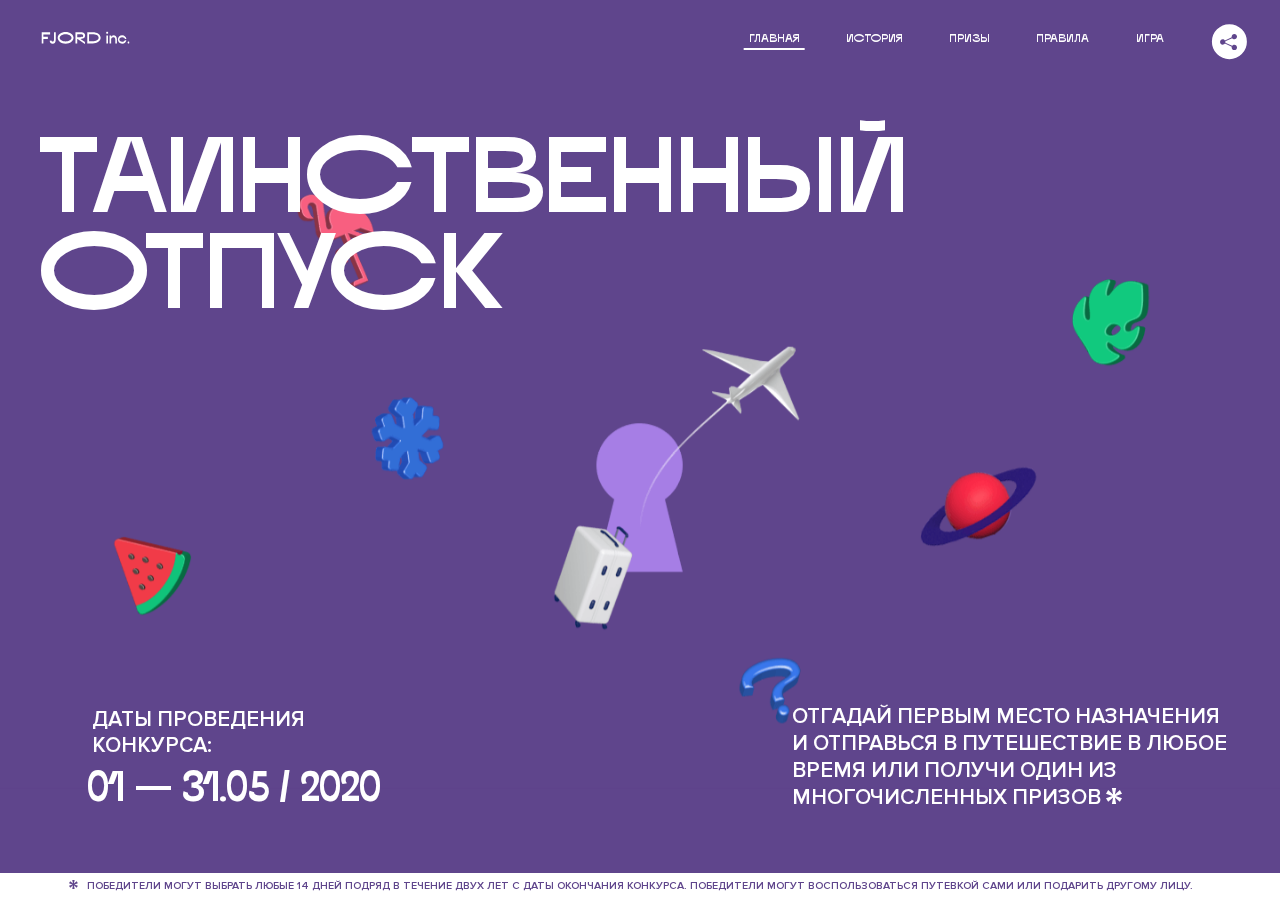
<file: 4/index.html>
<!DOCTYPE html>
<html lang="ru">
<head>
  <meta charset="UTF-8">
  <meta name="description" content="">
  <meta name="viewport" content="width=device-width, initial-scale=1.0">
  <meta http-equiv="X-UA-Compatible" content="ie=edge">
  <title>Mysterious Vacation</title>
  <link rel="stylesheet" href="css/style.min.css">
<link href="css/style.min.css" rel="stylesheet">  <base href="https://htmlacademy-animation.github.io/42634-magic-vacation-1/4/">
</head>
<body>

  <header class="page-header js-header">
    <div class="page-header__wrapper">
      <a href="#" class="page-header__logo" aria-label="Перейти на страницу FJORD.Inc">
        <svg width="100" height="15" viewBox="0 0 100 15" fill="none" xmlns="http://www.w3.org/2000/svg">
          <path d="M0.26 1.4V14H2.276V8.906H7.334V6.44H2.276V3.848H9.872V1.4H0.26ZM12.733 14.36C15.127 14.36 16.243 12.65 16.243 9.5V1.4H14.263V8.96C14.263 11.21 13.723 11.876 12.733 11.876C11.833 11.876 11.473 11.3 11.347 10.58L9.36702 10.94C9.63702 13.046 10.663 14.36 12.733 14.36ZM18.3918 7.7C18.3918 11.372 22.3878 14.36 27.3198 14.36C32.2518 14.36 36.2478 11.372 36.2478 7.7C36.2478 4.028 32.2518 1.04 27.3198 1.04C22.3878 1.04 18.3918 4.028 18.3918 7.7ZM20.6058 7.7C20.6058 5.378 23.6118 3.524 27.3198 3.524C30.9918 3.524 33.9798 5.378 33.9798 7.7C33.9798 10.004 30.9918 11.858 27.3198 11.858C23.6118 11.858 20.6058 10.004 20.6058 7.7ZM40.403 14V8.906H40.799L49.079 14.702V12.38L44.039 8.906H44.201C47.999 8.906 49.277 7.304 49.277 5.162C49.277 3.092 47.999 1.4 44.201 1.4H38.387V14H40.403ZM43.535 3.722C45.785 3.722 47.045 4.136 47.045 5.432C47.045 6.764 45.785 7.034 43.535 7.034H40.403V3.722H43.535ZM51.6936 1.382V14H57.8676C62.7456 14 66.7236 11.534 66.7236 7.7C66.7236 3.848 62.7456 1.382 57.8676 1.382H51.6936ZM53.7096 11.624V3.722H57.5436C61.5396 3.722 64.4916 5.018 64.4916 7.7C64.4916 10.238 61.5396 11.624 57.5436 11.624H53.7096ZM73.1832 14.018H74.9832V5H73.1832V14.018ZM72.9132 1.976C72.9132 2.57 73.3992 3.092 74.0832 3.092C74.7492 3.092 75.2352 2.57 75.2352 1.976C75.2352 1.382 74.7672 0.805999 74.0832 0.805999C73.3812 0.805999 72.9132 1.382 72.9132 1.976ZM76.7867 14H78.5687V9.104C78.7487 8.006 79.5947 6.962 81.0887 6.962C82.1147 6.962 83.2667 7.448 83.2667 9.554V14H85.0487V9.014C85.0487 6.152 83.2307 4.73 81.3587 4.73C79.9187 4.73 79.0727 5.558 78.5687 6.854V5H76.7867V14ZM90.9898 14.27C93.5098 14.27 95.3818 12.506 95.7238 10.328H94.0498C93.7258 11.3 92.6998 12.02 90.9898 12.02C88.8478 12.02 87.7678 10.922 87.7678 9.59C87.7678 8.24 88.8478 6.962 90.9898 6.962C92.7538 6.962 93.7978 7.844 94.0858 8.924H95.7418C95.4358 6.71 93.6178 4.73 90.9898 4.73C88.0918 4.73 86.1298 7.124 86.1298 9.59C86.1298 12.074 88.1278 14.27 90.9898 14.27ZM97.0693 12.938C97.0693 13.658 97.5553 14.144 98.2753 14.144C98.9953 14.144 99.4813 13.658 99.4813 12.938C99.4813 12.2 98.9953 11.714 98.2753 11.714C97.5553 11.714 97.0693 12.2 97.0693 12.938Z" fill="currentColor"></path>
        </svg>
      </a>
      <button class="page-header__toggler js-menu-toggler" type="button" aria-label="Управление мобильным меню"><span>Меню</span></button>
      <nav class="page-header__nav">
        <div class="page-header__menu js-menu" id="menu">
          <ul>
            <li>
              <a class="js-menu-link active" href="#top" data-href="top">главная</a>
            </li>
            <li>
              <a class="js-menu-link" href="#story" data-href="story">история</a>
            </li>
            <li>
              <a class="js-menu-link" href="#prizes" data-href="prizes">призы</a>
            </li>
            <li>
              <a class="js-menu-link" href="#rules" data-href="rules">правила</a>
            </li>
            <li>
              <a class="js-menu-link" href="#game" data-href="game">игра</a>
            </li>
          </ul>
        </div>
        <div class="page-header__social">
          <div class="social-block js-social-block">
            <button class="social-block__toggler" aria-label="Управлять блоком с социальными кнопками">
              <svg width="26" height="22" viewBox="0 0 27 22" fill="none" xmlns="http://www.w3.org/2000/svg">
                <path d="M19.6721 7.43664C21.6273 7.43664 23.213 5.85095 23.213 3.89566C23.213 1.94037 21.6273 0.354675 19.6721 0.354675C17.7168 0.354675 16.1311 1.94037 16.1311 3.89566C16.1311 4.19968 16.1728 4.49178 16.2458 4.77345L7.21751 8.95527C6.57519 8.05214 5.52303 7.46049 4.33078 7.46049C2.37549 7.46049 0.789795 9.04618 0.789795 11.0015C0.789795 12.9568 2.37549 14.5425 4.33078 14.5425C5.52303 14.5425 6.57668 13.9508 7.21751 13.0477L16.2458 17.2295C16.1743 17.5112 16.1311 17.8033 16.1311 18.1073C16.1311 20.0626 17.7168 21.6483 19.6721 21.6483C21.6273 21.6483 23.213 20.0626 23.213 18.1073C23.213 16.152 21.6273 14.5663 19.6721 14.5663C18.4798 14.5663 17.4262 15.158 16.7853 16.0611L7.75701 11.8793C7.82854 11.5976 7.87176 11.3055 7.87176 11.0015C7.87176 10.6974 7.83003 10.4053 7.75701 10.1237L16.7853 5.94186C17.4262 6.84499 18.4783 7.43664 19.6721 7.43664Z" fill="currentColor"></path>
              </svg>
            </button>
            <ul class="social-block__list">
              <li>
                <a class="social-block__link social-block__link--fb" href="#" aria-label="Мы на Facebook">
                  <svg width="8" height="17" viewBox="0 0 8 17" fill="none" xmlns="http://www.w3.org/2000/svg">
                    <path d="M4.24646 16.9899H1.09275L1.05793 8.49828H0V5.30707H1.05793V3.81124C1.05793 1.42084 2.57654 0 5.21735 0H7.41758V3.18585H5.30841C4.28262 3.18585 4.2478 3.48582 4.2478 4.24914V5.30707H7.42964L7.16716 8.49828H4.2478V16.9899H4.24646Z" fill="currentColor"></path>
                  </svg>
                </a>
              </li>
              <li>
                <a class="social-block__link social-block__link--insta" href="#" aria-label="Мы в Instagram">
                  <svg width="15" height="15" viewBox="0 0 15 15" fill="none" xmlns="http://www.w3.org/2000/svg">
                    <path d="M11.0197 0H4.19806C2.14246 0 0.471191 1.66993 0.471191 3.72285V10.5499C0.471191 12.6082 2.14112 14.2727 4.19806 14.2727H11.0197C13.0753 14.2727 14.7466 12.6082 14.7466 10.5499V3.72285C14.7466 1.67127 13.0753 0 11.0197 0ZM11.0197 12.4849H4.19806C3.13076 12.4849 2.26432 11.6158 2.26432 10.5512V3.72419C2.26432 2.65956 3.13076 1.79715 4.19806 1.79715H11.0197C12.087 1.79715 12.9535 2.6609 12.9535 3.72419V10.5512C12.9535 11.6145 12.087 12.4849 11.0197 12.4849Z" fill="currentColor"></path>
                    <path d="M7.60887 3.11084C5.38989 3.11084 3.58203 4.9187 3.58203 7.14036C3.58203 9.35532 5.38989 11.1645 7.60887 11.1645C9.83053 11.1645 11.6357 9.35666 11.6357 7.14036C11.6357 4.9187 9.83053 3.11084 7.60887 3.11084ZM7.60887 9.36871C6.37551 9.36871 5.37784 8.37372 5.37784 7.14036C5.37784 5.90699 6.37551 4.90665 7.60887 4.90665C8.83822 4.90665 9.84259 5.90833 9.84259 7.14036C9.84392 8.37238 8.83822 9.36871 7.60887 9.36871Z" fill="currentColor"></path>
                    <path d="M11.3573 2.35962C10.8256 2.35962 10.3931 2.79752 10.3931 3.32381C10.3931 3.85546 10.8256 4.29336 11.3573 4.29336C11.8862 4.29336 12.3215 3.85546 12.3215 3.32381C12.3215 2.79752 11.8862 2.35962 11.3573 2.35962Z" fill="currentColor"></path>
                  </svg>
                </a>
              </li>
              <li>
                <a class="social-block__link social-block__link--vk" href="#" aria-label="Мы ВКонтакте">
                  <svg width="17" height="10" viewBox="0 0 17 10" fill="none" xmlns="http://www.w3.org/2000/svg">
                    <path d="M14.1234 4.9002C14.1234 4.9002 16.3623 1.72708 16.5866 0.680242C16.6595 0.312285 16.4947 0.103188 16.1069 0.103188C16.1069 0.103188 14.8193 0.103188 14.168 0.103188C13.7235 0.103188 13.5587 0.293278 13.4235 0.579768C13.4235 0.579768 12.3724 2.82553 11.0969 4.24712C10.6861 4.70333 10.4781 4.84318 10.2511 4.84318C10.0646 4.84318 9.98625 4.6911 9.98625 4.27834V0.649016C9.98625 0.147997 9.92545 0.00135496 9.5066 0.00135496H6.39628C6.15578 0.00135496 6.0085 0.134417 6.0085 0.324506C6.0085 0.801084 6.73406 0.908351 6.73406 2.20231V4.87305C6.73406 5.40529 6.70569 5.61575 6.45303 5.61575C5.78016 5.61575 4.19528 3.30618 3.30623 0.678887C3.12923 0.145282 2.93737 0 2.43475 0H0.486409C0.205373 0 0 0.190085 0 0.476576C0 0.991172 0.60666 3.40801 2.99277 6.64358C4.59927 8.8201 6.70569 10 8.60269 10C9.76196 10 10.0416 9.80312 10.0416 9.31432V7.63883C10.0416 7.22607 10.2065 7.04956 10.4429 7.04956C10.7078 7.04956 11.1847 7.13238 12.2805 8.22268C13.5843 9.47862 13.6762 10 14.3896 10H16.5676C16.7919 10 17 9.89273 17 9.52342C17 9.02919 16.3623 8.15343 15.384 7.10659C14.9801 6.56755 14.3302 5.98914 14.1248 5.72301C13.8275 5.40801 13.9154 5.23014 14.1234 4.9002Z" fill="currentColor"></path>
                  </svg>
                </a>
              </li>
            </ul>
          </div>
        </div>
      </nav>
    </div>
  </header>

  <main class="page-content">

    <section class="animation-screen"></section>

    <section class="screen screen--hidden screen--intro js-scrollspy" id="top">
      <div class="screen__wrapper">
        <div class="intro">
          <h1 class="intro__title">Таинственный отпуск</h1>
          <div class="intro__content">
            <div class="intro__info">
              <p class="intro__label">Даты проведения конкурса:</p>
              <p class="intro__date">01 — 31.05 / 2020</p>
            </div>
            <div class="intro__message">
              <p>
                Отгадай первым место назначения и&nbsp;отправься в&nbsp;путешествие в&nbsp;любое время или получи один из многочисленных призов
                <svg width="16" height="16" viewBox="0 0 10 10" fill="none" xmlns="http://www.w3.org/2000/svg">
                  <path d="M0 6.35337L3.90271 4.99012L0 3.64663L1.34615 1.32374L4.44287 4.01073L3.67364 0H6.34615L5.57692 4.01073L8.65385 1.32374L10 3.64663L6.13405 4.99012L10 6.35337L8.65385 8.65651L5.57692 5.98927L6.34615 10H3.67364L4.44287 5.96952L1.34615 8.65651L0 6.35337Z" fill="currentColor"></path>
                </svg>
              </p>
            </div>
          </div>
        </div>
      </div>
      <div class="screen__footer js-footer">
        <button class="screen__footer-enlarge js-footer-toggler" type="button" aria-label="Показать сообщение">
          <svg width="10" height="10" viewBox="0 0 10 10" fill="none" xmlns="http://www.w3.org/2000/svg">
            <path d="M0 6.35337L3.90271 4.99012L0 3.64663L1.34615 1.32374L4.44287 4.01073L3.67364 0H6.34615L5.57692 4.01073L8.65385 1.32374L10 3.64663L6.13405 4.99012L10 6.35337L8.65385 8.65651L5.57692 5.98927L6.34615 10H3.67364L4.44287 5.96952L1.34615 8.65651L0 6.35337Z" fill="currentColor"></path>
          </svg>
        </button>
        <button class="screen__footer-collapse js-footer-toggler" type="button" aria-label="Скрыть сообщение">
          <svg width="13" height="13" viewBox="0 0 13 13" fill="none" xmlns="http://www.w3.org/2000/svg">
            <line x1="12.3536" y1="0.353553" x2="0.738349" y2="11.9688" stroke="currentColor"></line>
            <line x1="0.738319" y1="0.539925" x2="12.3535" y2="12.1551" stroke="currentColor"></line>
          </svg>
        </button>
        <div class="screen__footer-wrapper">
          <div class="screen__footer-announce">
            <p class="screen__footer-label">Даты проведения конкурса:</p>
            <p class="screen__footer-date">01 — 31.05 / 2020</p>
          </div>
          <div class="screen__footer-note">
            <p>
              <svg width="10" height="10" viewBox="0 0 10 10" fill="none" xmlns="http://www.w3.org/2000/svg">
                <path d="M0 6.35337L3.90271 4.99012L0 3.64663L1.34615 1.32374L4.44287 4.01073L3.67364 0H6.34615L5.57692 4.01073L8.65385 1.32374L10 3.64663L6.13405 4.99012L10 6.35337L8.65385 8.65651L5.57692 5.98927L6.34615 10H3.67364L4.44287 5.96952L1.34615 8.65651L0 6.35337Z" fill="currentColor"></path>
              </svg>
              <span>Победители могут выбрать любые 14 дней подряд в&nbsp;течение двух лет с&nbsp;даты окончания конкурса. Победители могут воспользоваться путевкой сами или подарить другому лицу.</span>
            </p>
          </div>
        </div>
      </div>
    </section>

    <section class="screen screen--hidden screen--story js-scrollspy" id="story">

      <div class="slider swiper-container js-slider">

        <div class="swiper-wrapper">

          <div class="slider__item swiper-slide">
            <h2 class="slider__item-title">История</h2>
            <p class="slider__item-text">Джеймс Таргет был основателем компании &laquo;Fjord Inc.&raquo;. С&nbsp;1965 года &laquo;Fjord Inc.&raquo; прославилась надёжными и&nbsp;удобными чемоданами и&nbsp;аксессуарами для туристов.</p>
          </div>

          <div class="slider__item swiper-slide">
            <p class="slider__item-text">Когда Джеймсу было 7&nbsp;лет, в&nbsp;их&nbsp;доме гостил дядюшка и&nbsp;развлекал детей рассказами о&nbsp;своей поездке в&nbsp;место, показавшееся малышу Таргету невероятным. Тогда Джеймс решил, что однажды посетит его, но&nbsp;не&nbsp;будет рассказывать о&nbsp;мечте, пока не&nbsp;осуществит.</p>
          </div>

          <div class="slider__item swiper-slide">
            <p class="slider__item-text">Джеймс Таргет стал увлеченным путешественником. Он&nbsp;посетил 5&nbsp;континентов, 126&nbsp;стран.</p>
          </div>

          <div class="slider__item swiper-slide">
            <p class="slider__item-text">Он&nbsp;сплавлялся по&nbsp;Амазонке и&nbsp;погружался в&nbsp;пещеры Франции, медитировал в&nbsp;горах Тибета и&nbsp;пожимал руку вождя племени Акугауа.</p>
          </div>

          <div class="slider__item swiper-slide">
            <p class="slider__item-text">Из&nbsp;своих поездок Джеймс Таргет привозил идеи, как сделать свои чемоданы &laquo;Fjord Inc.&raquo; удобными и&nbsp;приспособленными к&nbsp;разным дорожным условиям.</p>
          </div>

          <div class="slider__item swiper-slide">
            <p class="slider__item-text">Всё это время Джеймс не&nbsp;оставлял идею поездки своей мечты. Однако, как только он&nbsp;брался за&nbsp;планирование, возникали препятствия, не&nbsp;позволяющие отправиться туда.</p>
          </div>

          <div class="slider__item swiper-slide">
            <p class="slider__item-text">В&nbsp;возрасте 67&nbsp;лет Джеймс Таргет попал под лавину и&nbsp;погиб. В&nbsp;своём завещании он&nbsp;поручил отправить в&nbsp;заветное путешествие трёх смельчаков, единых с&nbsp;ним духом.</p>
          </div>

          <div class="slider__item swiper-slide">
            <p class="slider__item-text">Тех, кто сможет узнать таинственное место, задавая вопросы специально обученному ИИ&nbsp;&laquo;Соне&raquo;, ждет фантастическое путешествие.</p>
          </div>
        </div>
        <div class="slider__controls">
          <button class="slider__control slider__control--prev js-control-prev" type="button" aria-label="Показать предыдущую историю">
            <svg width="12" height="22" viewBox="0 0 12 22" fill="none" xmlns="http://www.w3.org/2000/svg">
              <path d="M11 1L1 11L11 21" stroke="currentColor" stroke-width="2" stroke-linejoin="round"></path>
            </svg>
          </button>
          <button class="slider__control slider__control--next js-control-next" type="button" aria-label="Показать следующую историю">
            <svg width="12" height="22" viewBox="0 0 12 22" fill="none" xmlns="http://www.w3.org/2000/svg">
              <path d="M1 1L11 11L1 21" stroke="currentColor" stroke-width="2" stroke-linejoin="round"></path>
            </svg>
          </button>
        </div>
        <div class="slider__pagination swiper-pagination"></div>
      </div>
    </section>

    <section class="screen screen--hidden screen--prizes js-scrollspy" id="prizes">
      <div class="screen__wrapper">
        <div class="prizes">
          <h2 class="prizes__title">ПРизы</h2>
          <div class="prizes__lead">
            <p>Найди ответ и&nbsp;получи один из&nbsp;призов:</p>
          </div>
          <ul class="prizes__list">
            <li class="prizes__item prizes__item--journeys">
              <div class="prizes__icon">
                <picture>
                  <source srcset="img/prize1-mob.svg" media="(orientation: portrait)">
                  <img src="img/prize1.svg" alt="">
                </picture>
              </div>
              <p class="prizes__desc">
                <b>3</b>
                <span>загадочных путешествия</span>
              </p>
            </li>
            <li class="prizes__item prizes__item--cases">
              <div class="prizes__icon">
                <picture>
                  <source srcset="img/prize2-mob.svg" media="(orientation: portrait)">
                  <img src="img/prize2.svg" alt="">
                </picture>
              </div>
              <p class="prizes__desc">
                <b>7</b>
                <span>надежных чемоданов</span>
              </p>
            </li>
            <li class="prizes__item prizes__item--codes">
              <div class="prizes__icon">
                <picture>
                  <source srcset="img/prize3-mob.svg" media="(orientation: portrait)">
                  <img src="img/prize3.svg" alt="">
                </picture>
              </div>
              <p class="prizes__desc">
                <b>900</b>
                <span>
                  промокодов на&nbsp;скидку 15%
                  <svg width="10" height="10" viewBox="0 0 10 10" fill="none" xmlns="http://www.w3.org/2000/svg">
                    <path d="M0 6.35337L3.90271 4.99012L0 3.64663L1.34615 1.32374L4.44287 4.01073L3.67364 0H6.34615L5.57692 4.01073L8.65385 1.32374L10 3.64663L6.13405 4.99012L10 6.35337L8.65385 8.65651L5.57692 5.98927L6.34615 10H3.67364L4.44287 5.96952L1.34615 8.65651L0 6.35337Z" fill="currentColor"></path>
                  </svg>
                </span>
              </p>
            </li>
          </ul>
        </div>
      </div>
      <div class="screen__footer js-footer">
        <button class="screen__footer-enlarge js-footer-toggler" type="button" aria-label="Показать сообщение">
          <svg width="10" height="10" viewBox="0 0 10 10" fill="none" xmlns="http://www.w3.org/2000/svg">
            <path d="M0 6.35337L3.90271 4.99012L0 3.64663L1.34615 1.32374L4.44287 4.01073L3.67364 0H6.34615L5.57692 4.01073L8.65385 1.32374L10 3.64663L6.13405 4.99012L10 6.35337L8.65385 8.65651L5.57692 5.98927L6.34615 10H3.67364L4.44287 5.96952L1.34615 8.65651L0 6.35337Z" fill="currentColor"></path>
          </svg>
        </button>
        <button class="screen__footer-collapse js-footer-toggler" type="button" aria-label="Скрыть сообщение">
          <svg width="13" height="13" viewBox="0 0 13 13" fill="none" xmlns="http://www.w3.org/2000/svg">
            <line x1="12.3536" y1="0.353553" x2="0.738349" y2="11.9688" stroke="currentColor"></line>
            <line x1="0.738319" y1="0.539925" x2="12.3535" y2="12.1551" stroke="currentColor"></line>
          </svg>
        </button>
        <div class="screen__footer-wrapper">
          <div class="screen__footer-announce">
            <p class="screen__footer-label">Даты проведения конкурса:</p>
            <p class="screen__footer-date">01 — 31.05 / 2020</p>
          </div>
          <div class="screen__footer-note">
            <p>
              <svg width="10" height="10" viewBox="0 0 10 10" fill="none" xmlns="http://www.w3.org/2000/svg">
                <path d="M0 6.35337L3.90271 4.99012L0 3.64663L1.34615 1.32374L4.44287 4.01073L3.67364 0H6.34615L5.57692 4.01073L8.65385 1.32374L10 3.64663L6.13405 4.99012L10 6.35337L8.65385 8.65651L5.57692 5.98927L6.34615 10H3.67364L4.44287 5.96952L1.34615 8.65651L0 6.35337Z" fill="currentColor"></path>
              </svg>
              <span>Скидка&nbsp;15% на&nbsp;единоразовое приобретение путёвки с&nbsp;1&nbsp;июня 2020 по&nbsp;31&nbsp;мая 2022&nbsp;года. Суммируется с&nbsp;другими акциями</span>
            </p>
          </div>
        </div>
      </div>
    </section>

    <section class="screen screen--hidden screen--rules js-scrollspy" id="rules">
      <div class="screen__wrapper">
        <div class="rules">
          <h2 class="rules__title">Правила</h2>
          <div class="rules__lead">
            <p>Для того чтобы получить наследство Джеймса Таргета, тебе нужно выведать у&nbsp;&laquo;Сони&raquo;, куда предстоит отправиться тебе в&nbsp;случае победы</p>
          </div>
          <ol class="rules__list">
            <li class="rules__item">
              <p>Тебе отводится <br>5&nbsp;минут</p>
            </li>
            <li class="rules__item">
              <p>Задавай любые вопросы в&nbsp;текстовом поле</p>
            </li>
            <li class="rules__item">
              <p>Нажимай кнопку &laquo;Узнать&raquo;, чтобы получить ответ</p>
            </li>
            <li class="rules__item">
              <p>&laquo;Соня&raquo; может отвечать только&nbsp;Да или Нет</p>
            </li>
          </ol>
          <a href="#game" class="rules__link btn visually-hidden">Погнали!</a>
        </div>
      </div>
      <div class="screen__disclaimer">
        <div class="disclaimer">
          <ul>
            <li>
              <a href="#">Правовая информация</a>
            </li>
            <li>
              <a href="#">Подробные правила</a>
            </li>
          </ul>
        </div>
      </div>
    </section>

    <section class="screen screen--hidden screen--game js-scrollspy" id="game">
      <div class="screen__wrapper">
        <div class="game">
          <div class="game__header">
            <h2 class="game__title">Игра</h2>
            <div class="game__counter">
              <span>05</span>:<span>00</span>
            </div>
          </div>
          <div class="game__body">
            <div class="chat">
              <div class="chat__body js-chat">
                <ul class="chat__list" id="messages"></ul>
              </div>
              <div class="chat__footer">
                <form action="#" method="post" class="form" id="message-form">
                  <label for="message-field" class="visually-hidden">Поле для ввода вопроса</label>
                  <input type="text" class="form__field" id="message-field">
                  <button class="form__button btn">
                    Узнать
                    <svg width="18" height="19" viewBox="0 0 18 19" fill="none" xmlns="http://www.w3.org/2000/svg">
                      <path stroke="currentColor" stroke-width="2" d="M9 19V1"></path>
                      <path d="M1 9l8-8 8 8" stroke="currentColor" stroke-width="2" stroke-linejoin="round"></path>
                    </svg>
                  </button>
                </form>
              </div>
            </div>
          </div>
          <!-- временные кнопки для показа результата -->
          <div class="game__buttons">
            <button class="game__button btn js-show-result" type="button" data-target="result">Положительный результат</button>
            <button class="game__button btn js-show-result" type="button" data-target="result2">Положительный результат - 2</button>
            <button class="game__button btn js-show-result" type="button" data-target="result3">Отрицательный результат</button>
          </div>
        </div>
      </div>
    </section>

    <section class="screen screen--hidden screen--result" id="result">
      <div class="screen__wrapper">
        <div class="result result--trip">
          <div class="result__image">
            <picture>
              <source srcset="img/result1-mob.png 1x, img/result1-mob@2x.png 2x" media="(max-width: 768px) and (orientation: portrait)">
              <img src="img/result1.png" srcset="img/result1@2x.png 2x" alt="">
            </picture>
          </div>
          <h2 class="result__title">
            <span class="visually-hidden">ПОбеда!</span>
            <svg xmlns="http://www.w3.org/2000/svg" viewBox="0 0 568.85 109.24">
              <path d="M16,24.44V92H2.6V8H75V92H61.52V24.44H16Z" transform="translate(-2.1 -1.5)" fill="none" stroke="currentColor"></path>
              <path d="M148.76,5.6c32.88,0,59.52,19.92,59.52,44.4s-26.64,44.4-59.52,44.4S89.24,74.48,89.24,50,115.88,5.6,148.76,5.6Zm0,72.12c24.48,0,44.4-12.36,44.4-27.72s-19.92-27.84-44.4-27.84C124,22.16,104,34.52,104,50S124,77.72,148.76,77.72Z" transform="translate(-2.1 -1.5)" fill="none" stroke="currentColor"></path>
              <path d="M287.36,8V24.44H236v14.4h25.32c25.44,0,34,11.16,34,26.52,0,15.6-8.52,26.64-34,26.64H222.56V8h64.8ZM256.88,76.52c15.12,0,23.52-2,23.52-11.52S272,54.44,256.88,54.44H236V76.52h20.88Z" transform="translate(-2.1 -1.5)" fill="none" stroke="currentColor"></path>
              <path d="M371.47,8V24.44H320.84V41.6h33.6V58h-33.6V75.56h50.64V92H307.4V8h64.08Z" transform="translate(-2.1 -1.5)" fill="none" stroke="currentColor"></path>
              <path d="M382.39,110.24V75.56h7.44c4.56-4.68,7.8-18.36,8.76-56L399,8h48.6V75.56h10v34.68H442.87V92H397v18.24H382.39Zm51.72-34.68V24.44H411.55v3.12c-0.48,22.44-3.24,37.68-7.2,48h29.76Z" transform="translate(-2.1 -1.5)" fill="none" stroke="currentColor"></path>
              <path d="M463.75,92l28-84h27.12l28.08,84H533.47l-7.8-23.52h-37.8L480.07,92H463.75Zm56.64-40L507,11.84,493.51,52h26.88Z" transform="translate(-2.1 -1.5)" fill="none" stroke="currentColor"></path>
              <path d="M554.12,70.4L555.55,2H569l1.44,68.4H554.12Zm8.28,6.36c4.8,0,8,3.24,8,8.16a8,8,0,1,1-16.08,0C554.35,80,557.59,76.76,562.39,76.76Z" transform="translate(-2.1 -1.5)" fill="none" stroke="currentColor"></path>
            </svg>
          </h2>
          <div class="result__text">
            <p>ты&nbsp;отправляешься в&nbsp;Арктику!</p>
          </div>
          <div class="result__form">
            <form action="#" method="post" class="form form--result">
              <label for="email-field" class="form__label">зарегистрируй результат</label>
              <input type="email" class="form__field" id="email-field" placeholder="e-mail для регистации результата и получения приза" required="">
              <button class="form__button btn">
                отправить
                <svg width="18" height="19" viewBox="0 0 18 19" fill="none" xmlns="http://www.w3.org/2000/svg">
                  <path stroke="currentColor" stroke-width="2" d="M9 19V1"></path>
                  <path d="M1 9l8-8 8 8" stroke="currentColor" stroke-width="2" stroke-linejoin="round"></path>
                </svg>
              </button>
            </form>
          </div>
        </div>
      </div>
    </section>

    <section class="screen screen--hidden screen--result" id="result2">
      <div class="screen__wrapper">
        <div class="result result--prize">
          <div class="result__image">
            <picture>
              <source srcset="img/result2-mob.png 1x, img/result2-mob@2x.png 2x" media="(max-width: 768px) and (orientation: portrait)">
              <img src="img/result2.png" srcset="img/result2@2x.png 2x" alt="">
            </picture>
          </div>
          <h2 class="result__title">
            <span class="visually-hidden">ПОбеда!</span>
            <svg xmlns="http://www.w3.org/2000/svg" viewBox="0 0 568.85 109.24">
              <path d="M16,24.44V92H2.6V8H75V92H61.52V24.44H16Z" transform="translate(-2.1 -1.5)" fill="none" stroke="currentColor"></path>
              <path d="M148.76,5.6c32.88,0,59.52,19.92,59.52,44.4s-26.64,44.4-59.52,44.4S89.24,74.48,89.24,50,115.88,5.6,148.76,5.6Zm0,72.12c24.48,0,44.4-12.36,44.4-27.72s-19.92-27.84-44.4-27.84C124,22.16,104,34.52,104,50S124,77.72,148.76,77.72Z" transform="translate(-2.1 -1.5)" fill="none" stroke="currentColor"></path>
              <path d="M287.36,8V24.44H236v14.4h25.32c25.44,0,34,11.16,34,26.52,0,15.6-8.52,26.64-34,26.64H222.56V8h64.8ZM256.88,76.52c15.12,0,23.52-2,23.52-11.52S272,54.44,256.88,54.44H236V76.52h20.88Z" transform="translate(-2.1 -1.5)" fill="none" stroke="currentColor"></path>
              <path d="M371.47,8V24.44H320.84V41.6h33.6V58h-33.6V75.56h50.64V92H307.4V8h64.08Z" transform="translate(-2.1 -1.5)" fill="none" stroke="currentColor"></path>
              <path d="M382.39,110.24V75.56h7.44c4.56-4.68,7.8-18.36,8.76-56L399,8h48.6V75.56h10v34.68H442.87V92H397v18.24H382.39Zm51.72-34.68V24.44H411.55v3.12c-0.48,22.44-3.24,37.68-7.2,48h29.76Z" transform="translate(-2.1 -1.5)" fill="none" stroke="currentColor"></path>
              <path d="M463.75,92l28-84h27.12l28.08,84H533.47l-7.8-23.52h-37.8L480.07,92H463.75Zm56.64-40L507,11.84,493.51,52h26.88Z" transform="translate(-2.1 -1.5)" fill="none" stroke="currentColor"></path>
              <path d="M554.12,70.4L555.55,2H569l1.44,68.4H554.12Zm8.28,6.36c4.8,0,8,3.24,8,8.16a8,8,0,1,1-16.08,0C554.35,80,557.59,76.76,562.39,76.76Z" transform="translate(-2.1 -1.5)" fill="none" stroke="currentColor"></path>
            </svg>
          </h2>
          <div class="result__text">
            <p>чемодан &laquo;Fjord&nbsp;Inc.&raquo;&nbsp;твой</p>
          </div>
          <div class="result__form">
            <form action="#" method="post" class="form form--result">
              <label for="email-field2" class="form__label">зарегистрируй результат</label>
              <input type="email" class="form__field" id="email-field2" placeholder="e-mail для регистации результата и получения приза" required="">
              <button class="form__button btn">
                отправить
                <svg width="18" height="19" viewBox="0 0 18 19" fill="none" xmlns="http://www.w3.org/2000/svg">
                  <path stroke="currentColor" stroke-width="2" d="M9 19V1"></path>
                  <path d="M1 9l8-8 8 8" stroke="currentColor" stroke-width="2" stroke-linejoin="round"></path>
                </svg>
              </button>
            </form>
          </div>
        </div>
      </div>
    </section>

    <section class="screen screen--hidden screen--result" id="result3">
      <div class="screen__wrapper">
        <div class="result result--negative">
          <div class="result__image">
            <picture>
              <source srcset="img/result3-mob.png 1x, img/result3-mob@2x.png 2x" media="(max-width: 768px) and (orientation: portrait)">
              <img src="img/result3.png" srcset="img/result3@2x.png 2x" alt="">
            </picture>
          </div>
          <h2 class="result__title">
            <span class="visually-hidden">Не угадал!</span>
            <svg xmlns="http://www.w3.org/2000/svg" viewBox="0 0 660.77 109.24">
              <path d="M2.66,92V8H16.1V42.2H53.3V8H66.74V92H53.3V58.64H16.1V92H2.66Z" transform="translate(-2.16 -1.5)" fill="none" stroke="currentColor"></path>
              <path d="M147.62,8V24.44H97V41.6h33.6V58H97V75.56h50.64V92H83.54V8h64.08Z" transform="translate(-2.16 -1.5)" fill="none" stroke="currentColor"></path>
              <path d="M199.22,8l20.52,42.36L235.34,8h16.44l-31,84H204.38l9.48-25.92L185.78,8h13.44Z" transform="translate(-2.16 -1.5)" fill="none" stroke="currentColor"></path>
              <path d="M273.74,24.44V92H260.3V8h50.16V24.44H273.74Z" transform="translate(-2.16 -1.5)" fill="none" stroke="currentColor"></path>
              <path d="M307.1,92l28-84h27.12l28.08,84H376.82L369,68.48h-37.8L323.42,92H307.1Zm56.64-40L350.3,11.84,336.86,52h26.88Z" transform="translate(-2.16 -1.5)" fill="none" stroke="currentColor"></path>
              <path d="M396.38,110.24V75.56h7.44c4.56-4.68,7.8-18.36,8.76-56L412.94,8h48.6V75.56h10v34.68H456.86V92H411v18.24H396.38ZM448.1,75.56V24.44H425.54v3.12c-0.48,22.44-3.24,37.68-7.2,48H448.1Z" transform="translate(-2.16 -1.5)" fill="none" stroke="currentColor"></path>
              <path d="M477.74,92l28-84h27.12L560.9,92H547.46l-7.8-23.52h-37.8L494.06,92H477.74Zm56.64-40-13.44-40.2L507.5,52h26.88Z" transform="translate(-2.16 -1.5)" fill="none" stroke="currentColor"></path>
              <path d="M568.7,76.88a13.77,13.77,0,0,0,5,1c6.6,0,10.44-6.24,12-58.32L586.22,8h46.2V92H619V24.44H598.82l-0.12,3.12C597.14,81,589,94.4,573.74,94.4a28.55,28.55,0,0,1-6.72-.84Z" transform="translate(-2.16 -1.5)" fill="none" stroke="currentColor"></path>
              <path d="M646.1,70.4L647.54,2H661l1.44,68.4H646.1Zm8.28,6.36c4.8,0,8,3.24,8,8.16a8,8,0,0,1-16.08,0C646.34,80,649.58,76.76,654.38,76.76Z" transform="translate(-2.16 -1.5)" fill="none" stroke="currentColor"></path>
            </svg>
          </h2>
          <button class="result__button js-play" type="button">
            не сдавайся!
            <span>
              <svg width="27" height="22" viewBox="0 0 27 22" fill="none" xmlns="http://www.w3.org/2000/svg">
                <path d="M10.6899 1.47998C5.42992 1.47998 1.16992 5.73998 1.16992 11C1.16992 16.26 5.42992 20.52 10.6899 20.52C15.9499 20.52 20.2099 16.26 20.2099 11V7.13998" stroke="currentColor" stroke-width="2" stroke-miterlimit="10"></path>
                <path d="M15.1099 12.5099L20.1499 7.13989L25.3099 12.6299" stroke="currentColor" stroke-width="2" stroke-miterlimit="10" stroke-linejoin="round"></path>
              </svg>
            </span>
          </button>
        </div>
      </div>
    </section>

  </main>

<script src="js/script.js"></script></body>
</html>
</file>
